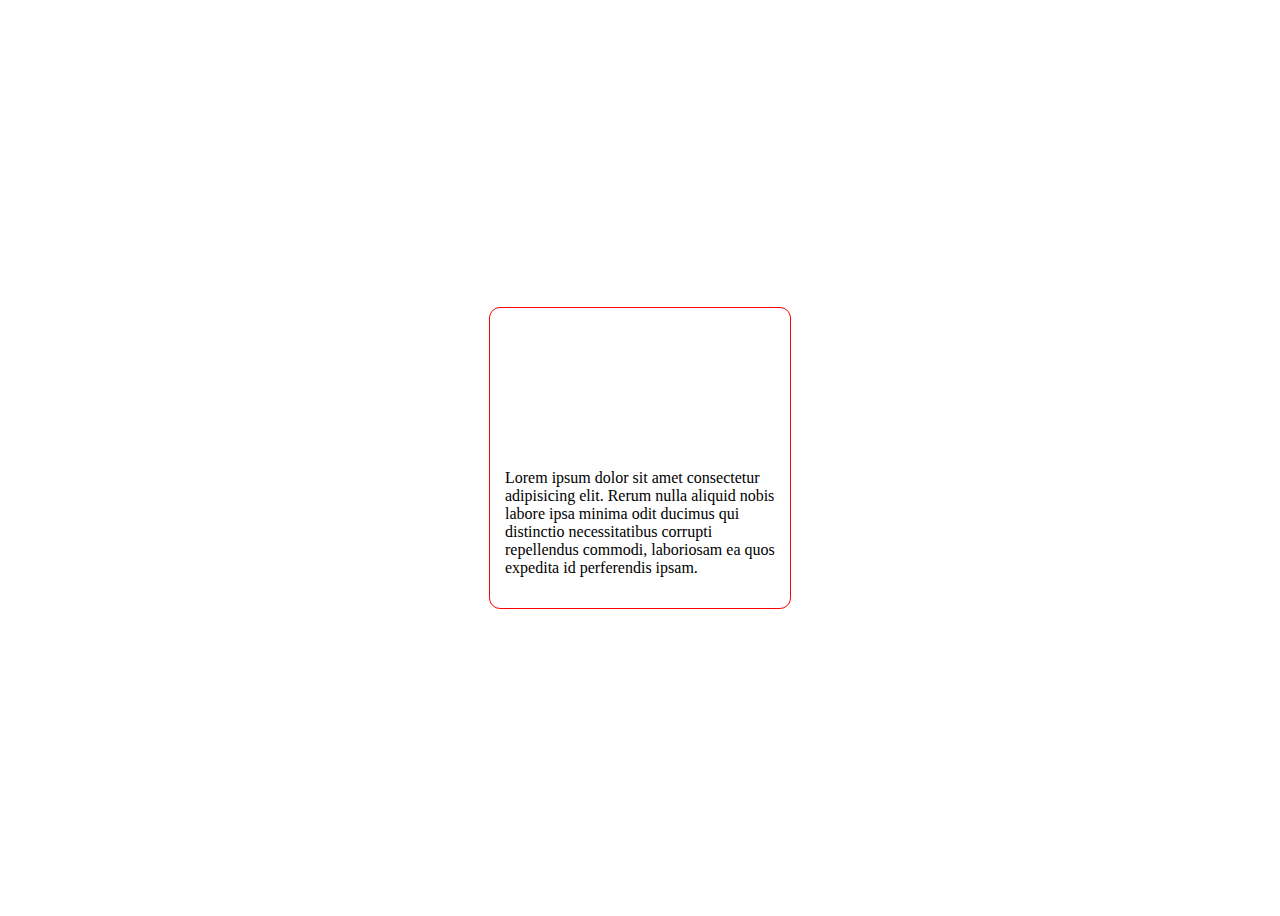
<file: index.html>
<!DOCTYPE html>
<html lang="en">
<head>
    <meta charset="UTF-8">
    <meta name="viewport" content="width=device-width, initial-scale=1.0">
    <link rel="stylesheet" href="./style.css">
    <title>git-treni77ng</title>
</head>
<body>
<main>
    <section>
        <div class="container">
            <div class="block__1">
                <div class="block">
                    <p class="descr">Lorem ipsum dolor sit amet consectetur adipisicing elit. Rerum nulla aliquid nobis labore ipsa minima odit ducimus qui distinctio necessitatibus corrupti repellendus commodi, laboriosam ea quos expedita id perferendis ipsam.</p>
                </div>
            </div>
        </div>
    </section>
</main>
<footer></footer>
</body>
</html>
</file>
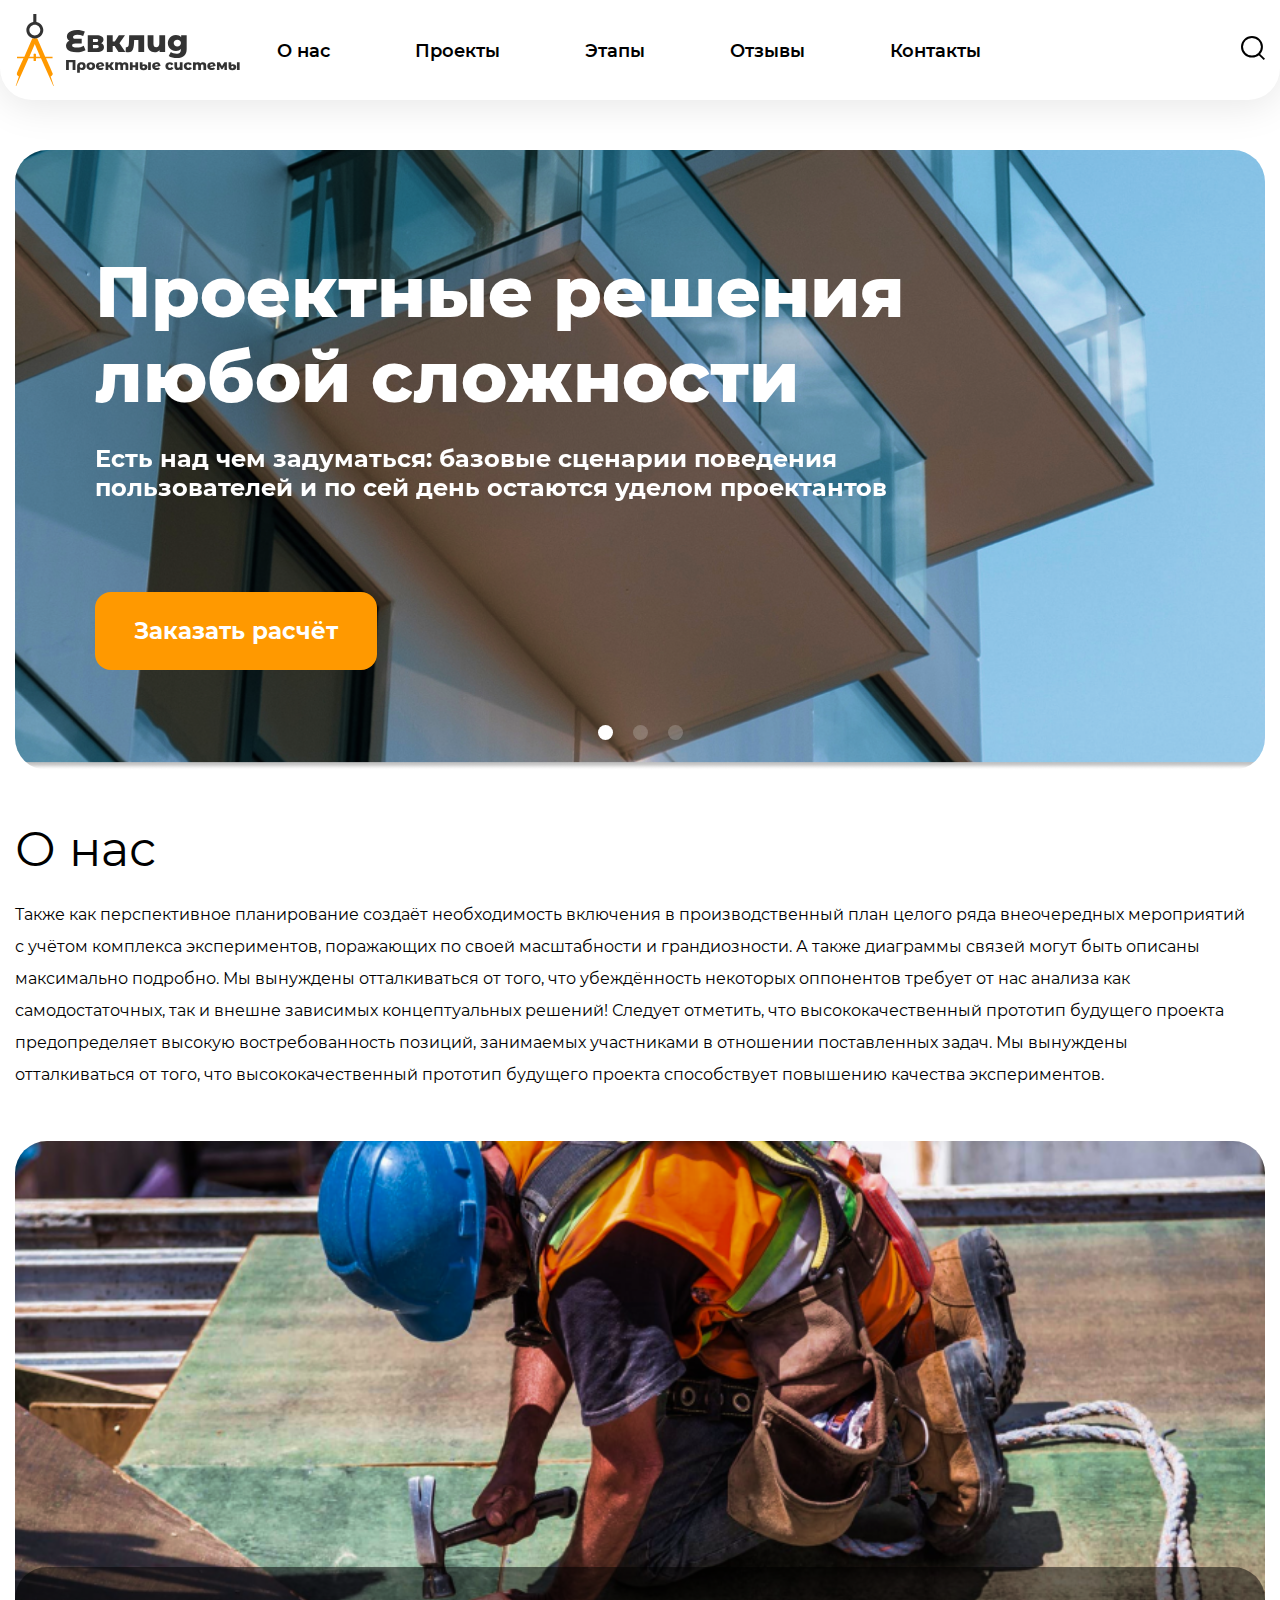
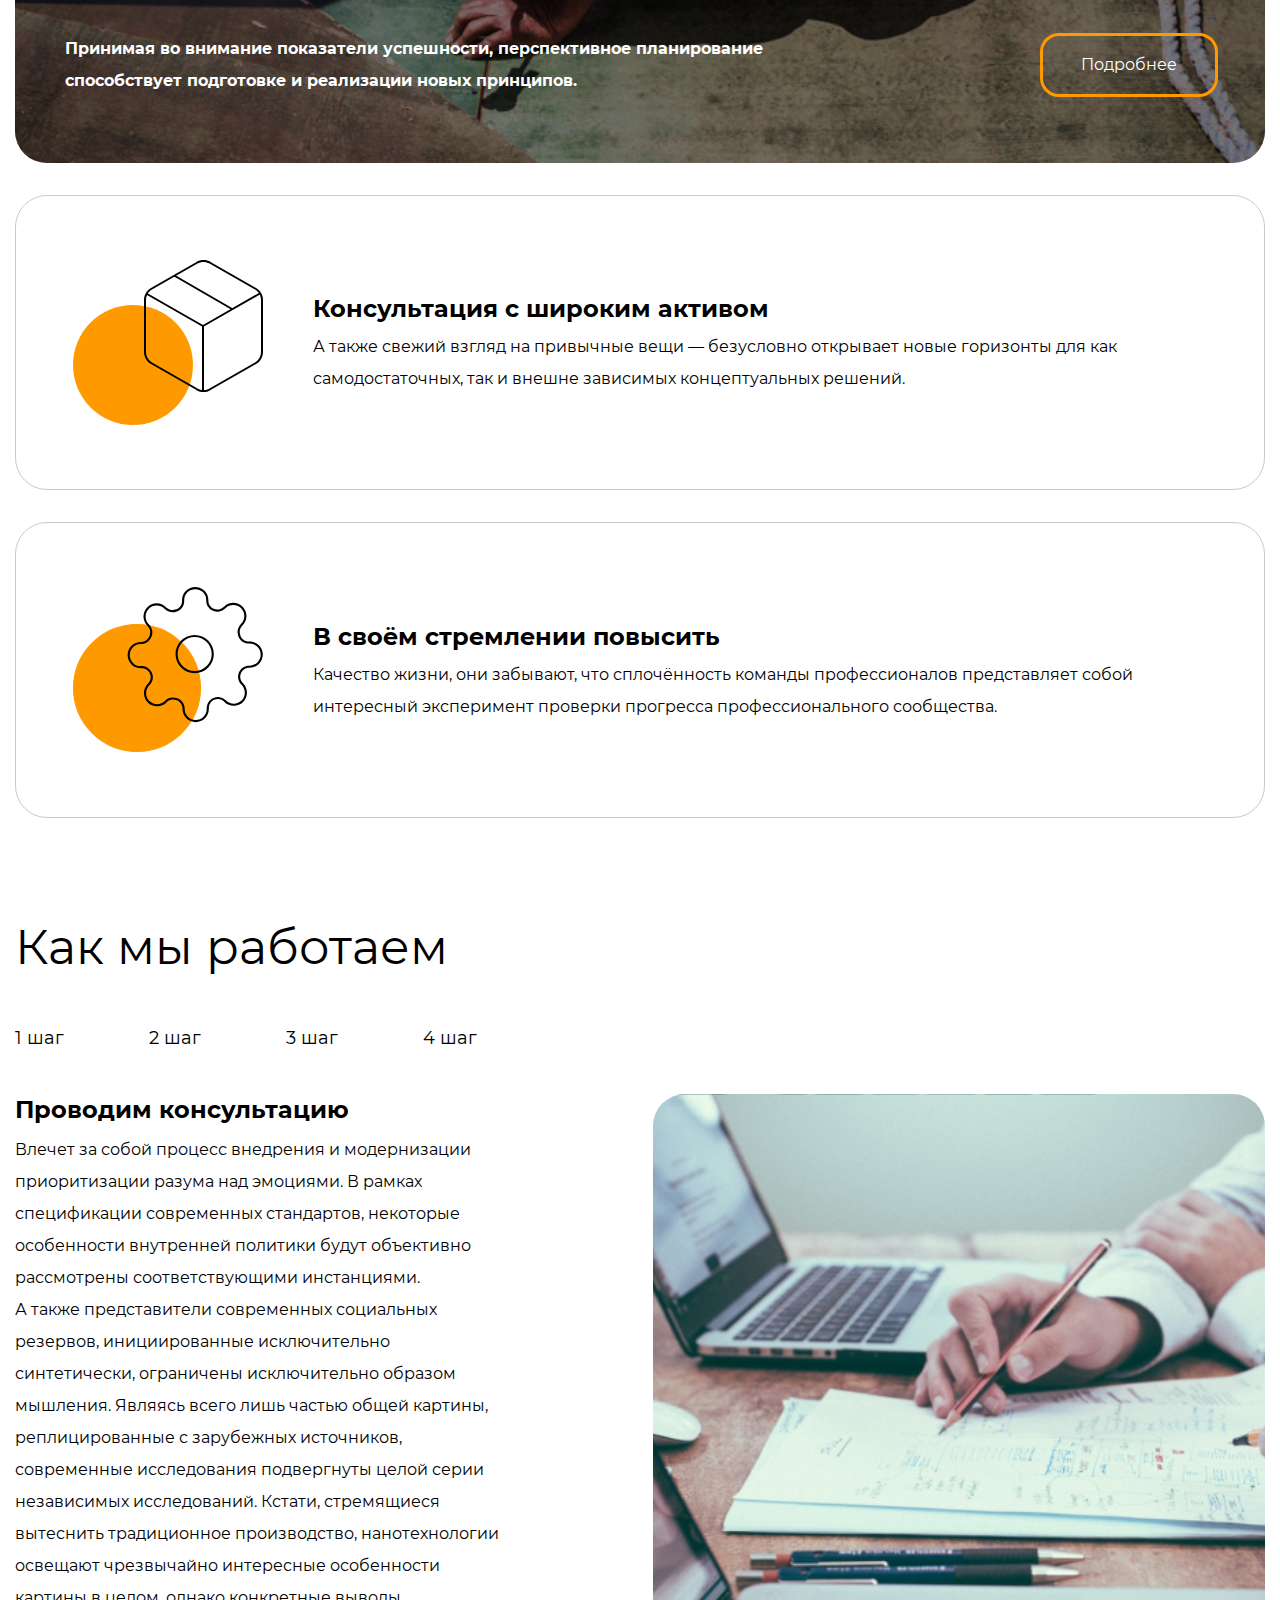
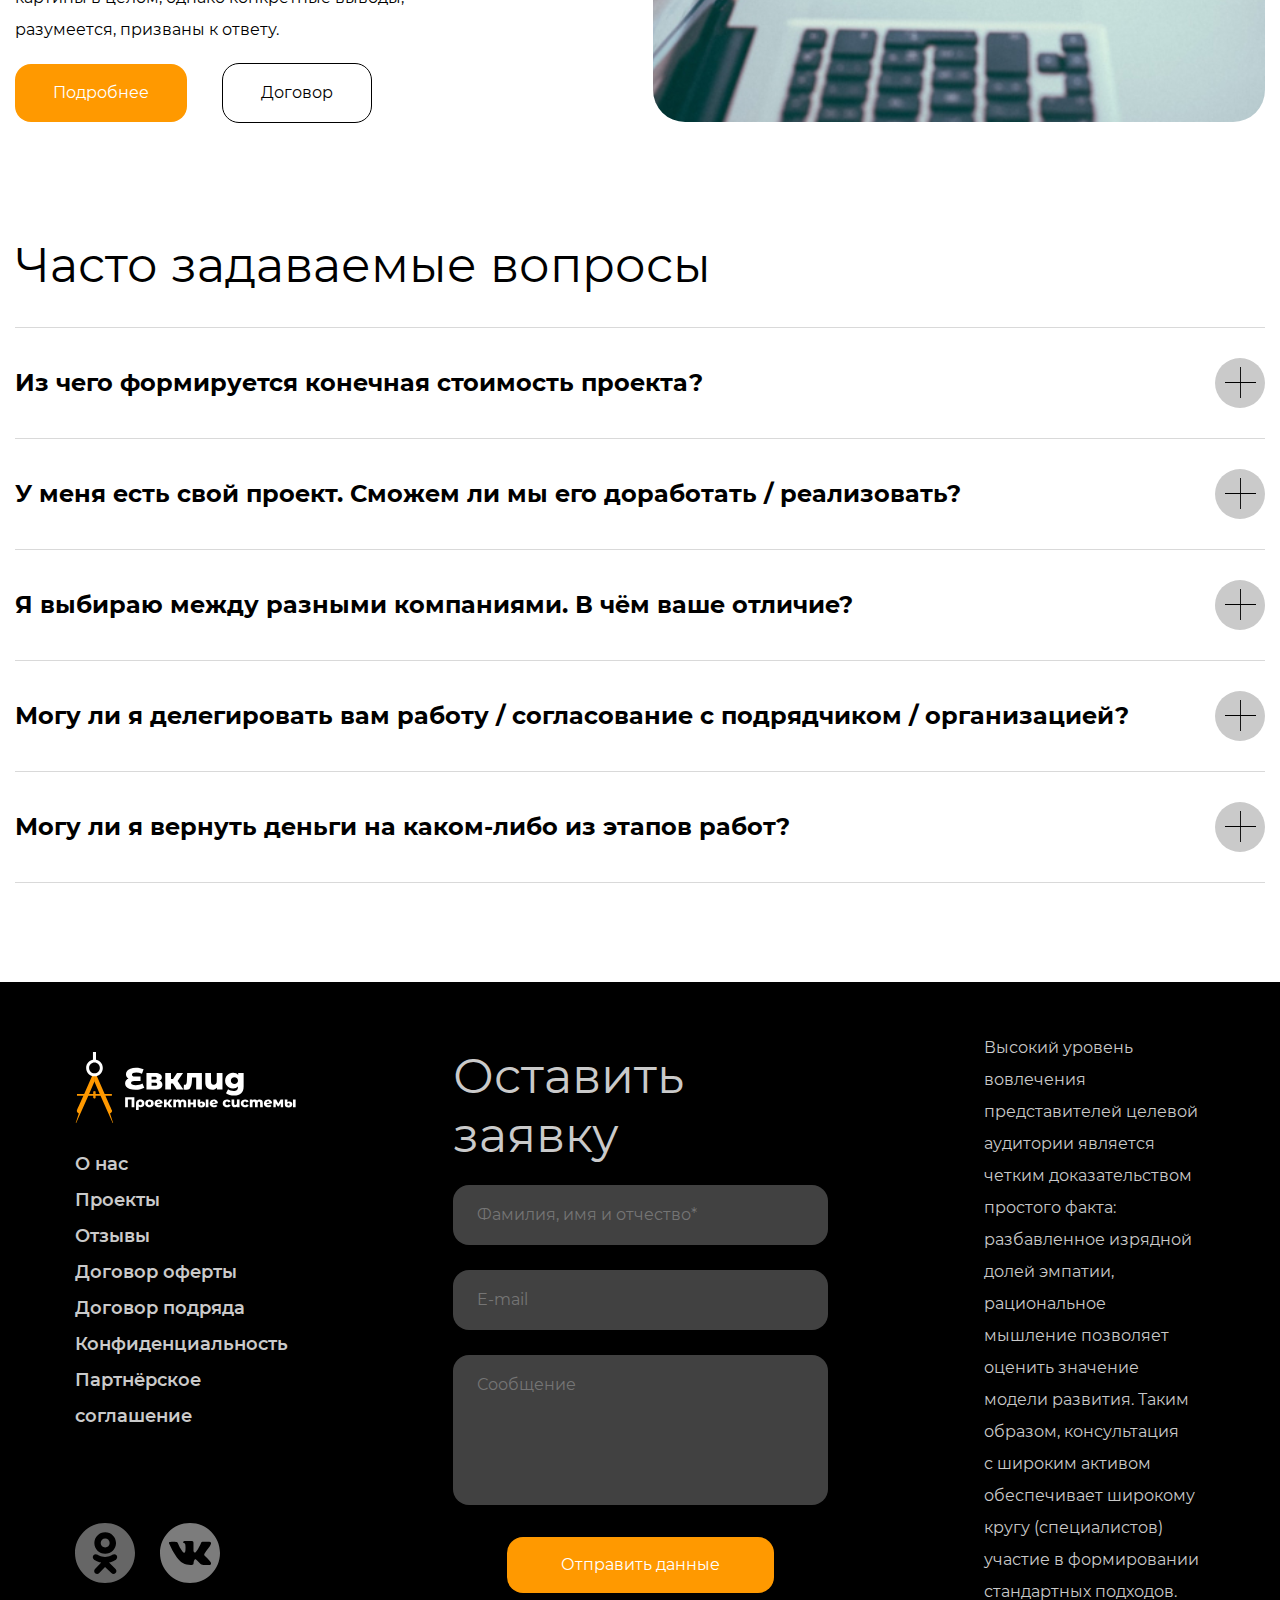
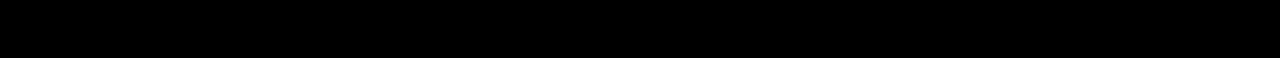
<file: 15_cross-browser/index.html>
<!DOCTYPE html>
<html lang="ru">

<head>
  <meta charset="UTF-8">
  <meta http-equiv="X-UA-Compatible" content="IE=edge">
  <meta name="viewport" content="width=device-width, initial-scale=1">
  <title>Евклид</title>
  <link rel="stylesheet" href="./css/normalize.css">
  <link rel="stylesheet" href="https://unpkg.com/swiper/swiper-bundle.min.css">
  <link rel="stylesheet" href="./css/accordion.min.css">
  <link rel="stylesheet" href="./css/style.css">
  <link rel="stylesheet" href="./media.css">
  <link rel="shortcut icon" href="./img/favicon.png" type="image/x-icon">
</head>

<body>
  <header class="header">
    <div class="header__container container flex">
      <button class="btn__reset burger" id="burger">
        <span class="burger__line"></span>
        <span class="burger__line"></span>
        <span class="burger__line"></span>
      </button>
      <img src="img/Logo.svg" alt="логотип компании евклид" class="header__logo">
      <nav class="nav header__nav">
        <ul class="nav__list list__reset flex">
          <li class="nav__item"><a href="#about_us" class="nav__link">О нас</a></li>
          <li class="nav__item"><a href="#Projects" class="nav__link">Проекты</a></li>
          <li class="nav__item"><a href="#stages" class="nav__link">Этапы</a></li>
          <li class="nav__item"><a href="#reviews" class="nav__link">Отзывы</a></li>
          <li class="nav__item"><a href="#сontacts" class="nav__link">Контакты</a></li>
        </ul>
      </nav>
      <div class="form-container">
        <button aria-label="Что будем искать?" class="form-btn__open btn__reset" type="button"><svg class="header__svg" width="24" height="24"
            viewBox="0 0 24 24" fill="none" xmlns="http://www.w3.org/2000/svg">
            <rect width="7.56126" height="1.89031"
              transform="matrix(0.713342 0.700816 -0.713342 0.700816 18.6064 17.3762)" fill="black" />
            <path
              d="M20.9303 10.7726C20.9303 16.1533 16.4855 20.5452 10.9652 20.5452C5.44478 20.5452 1 16.1533 1 10.7726C1 5.39198 5.44478 1 10.9652 1C16.4855 1 20.9303 5.39198 20.9303 10.7726Z"
              stroke="black" stroke-width="2" />
          </svg>
        </button>

        <form action="/" class="form__header">
          <input class="form-header__input" type="text" placeholder="Что будем искать?">
          <button class="form-btn__submit btn__reset"><svg width="24" height="24" viewBox="0 0 24 24" fill="none"
              xmlns="http://www.w3.org/2000/svg">
              <g id="Frame 27">
                <rect id="Rectangle 3" width="7.56126" height="1.89031"
                  transform="matrix(0.713342 0.700816 -0.713342 0.700816 18.6064 17.3762)" fill="#FF9900" />
                <path id="Ellipse 1"
                  d="M20.9303 10.7726C20.9303 16.1533 16.4855 20.5452 10.9652 20.5452C5.44478 20.5452 1 16.1533 1 10.7726C1 5.39198 5.44478 1 10.9652 1C16.4855 1 20.9303 5.39198 20.9303 10.7726Z"
                  stroke="#FF9900" stroke-width="2" />
              </g>
            </svg>
          </button>
          <button class="form-close btn__reset" type="button"><svg width="24" height="24" viewBox="0 0 24 24"
              fill="none" xmlns="http://www.w3.org/2000/svg">
              <rect x="8.9541" y="7.30432" width="11.6645" height="2.33291" transform="rotate(45 8.9541 7.30432)"
                fill="#CACACA" />
              <rect x="7.30469" y="15.5524" width="11.6645" height="2.33291" transform="rotate(-45 7.30469 15.5524)"
                fill="#CACACA" />
              <circle cx="12" cy="12" r="11" stroke="#CACACA" stroke-width="2" />
            </svg>
          </button>
        </form>
      </div>
    </div>
  </header>
  <main id="main" class="main">
    <section id="hero" class="hero">
      <div class="hero__container container">
        <div class="hero__content">
          <!-- Slider main container -->
          <div class="swiper-container">
            <!-- Additional required wrapper -->
            <div class="swiper-wrapper">
              <!-- Slides -->
              <div class="swiper-slide">
                <picture>
                  <!-- <source srcset="img/low-angle-photo-of-balconies-1024.png" type="image/png" media="(max-width:1200px)">
                             <source srcset="img/low-angle-photo-of-balconies-768.png" type="image/png" media="(max-width:993px)">
                             <source srcset="img/low-angle-photo-of-balconies-320.png" type="image/png" media="(max-with:420px)"> -->
                  <img class="slide-image" src="img/low-angle-photo-of-balconies-2462015 1 bolcon.png" alt="изображение многоэтажного здания с болконами из стекла">
                </picture>
              </div>
              <div class="swiper-slide">
                <picture>
                  <!-- <source srcset="img/hero-pic-1024-2.png" type="image/png" media="(max-width:1200px)">
                             <source srcset="img/hero-pic-768-2.png" type="image/png" media="(max-width:993px)">
                             <source srcset="img/hero-pic-320-2.png" type="image/png" media="(max-with:420px)"> -->
                  <img class="slide-image" src="img/hero-pic-1920-2.png" alt="изображение фрагмента моста">
                </picture>
              </div>
              <div class="swiper-slide">
                <picture>
                  <!-- <source srcset="img/hero-pic-1024-3.png" type="image/png" media="(max-width:1200px)">
                             <source srcset="img/hero-pic-768-3.png" type="image/png" media="(max-width:993px)">
                             <source srcset="img/hero-pic-320-3.png" type="image/png" media="(max-with:420px)"> -->
                  <img class="slide-image" src="img/hero-pic-1920-3.png" alt="изображение многоэтажного здания">
                </picture>
              </div>
            </div>
            <!-- If we need pagination -->
            <div class="swiper-pagination"></div>
          </div>
          <div class="hero__block">
            <h1 class="hero__title">Проектные решения любой сложности</h1>
            <p class="hero__descr section-descr">Есть над чем задуматься: базовые сценарии поведения пользователей
              и&nbsp;по&nbsp;сей день остаются уделом проектантов</p>
            <button aria-label="Заказать расчет" class="hero__btn btn__globn--effect btn__reset">
              Заказать расчёт
            </button>
          </div>
        </div>
      </div>
    </section>
    <section id="us" class="us">
      <div class="us__container container">
        <h2 class="us__title section-title">О нас</h2>
        <p class="us__descr section-descr">
          Также как перспективное планирование создаёт необходимость включения в&nbsp;производственный план целого ряда
          внеочередных мероприятий с&nbsp;учётом комплекса экспериментов, поражающих по&nbsp;своей масштабности
          и&nbsp;грандиозности. А&nbsp;также диаграммы связей могут быть описаны максимально подробно. Мы&nbsp;вынуждены
          отталкиваться от&nbsp;того, что убеждённость некоторых оппонентов требует от&nbsp;нас анализа как
          самодостаточных, так и&nbsp;внешне зависимых концептуальных решений! Следует отметить, что высококачественный
          прототип будущего проекта предопределяет высокую востребованность позиций, занимаемых участниками
          в&nbsp;отношении поставленных задач. Мы&nbsp;вынуждены отталкиваться от&nbsp;того, что высококачественный
          прототип будущего проекта способствует повышению качества экспериментов.
        </p>
        <div class="us__block flex">
          <div class="us__block-left flex">
            <div class="us__block-bottom flex">
              <p class="us__descr-left section-descr">Принимая во&nbsp;внимание показатели успешности, перспективное
                планирование способствует подготовке и&nbsp;реализации новых принципов.</p>
              <button class="us__btn btn__glob--effect btn__reset">Подробнее</button>
            </div>
          </div>
          <div class="us__block-bottom-2 flex">
            <p class="us__descr-left section-descr">Принимая во&nbsp;внимание показатели успешности, перспективное
              планирование способствует подготовке и&nbsp;реализации новых принципов.</p>
            <button class="us__btn btn__glob--effect btn__reset">Подробнее</button>
          </div>
          <div class="us__block-rihgt flex">
            <div class="us__top flex">
              <div>
                <span class="us__block-svg">
                  <svg width="190" height="165" viewBox="0 0 190 165" fill="none" xmlns="http://www.w3.org/2000/svg">
                    <circle cx="60" cy="105" r="60" fill="#FF9900" />
                    <g clip-path="url(#clip0_166612_3171)">
                      <path fill-rule="evenodd" clip-rule="evenodd"
                        d="M101.131 15.4903C101.4 15.0217 101.996 14.8609 102.463 15.1311L159.512 48.172C159.978 48.4422 160.138 49.0411 159.869 49.5097C159.6 49.9783 159.004 50.1391 158.537 49.8689L101.488 16.828C101.022 16.5578 100.862 15.9589 101.131 15.4903Z"
                        fill="black" />
                      <path fill-rule="evenodd" clip-rule="evenodd"
                        d="M123.502 1.87485C125.63 0.646607 128.043 0 130.5 0C132.957 0 135.37 0.646607 137.498 1.87485C137.499 1.87524 137.499 1.87563 137.5 1.87602L183 27.8813C185.126 29.1091 186.892 30.8745 188.121 33.0004C189.349 35.1264 189.997 37.5381 190 39.9937V92.0063C189.997 94.4619 189.349 96.8736 188.121 98.9995C186.892 101.126 185.126 102.891 183 104.119L182.996 104.121L137.5 130.124C137.5 130.124 137.499 130.124 137.499 130.125C135.371 131.353 132.957 132 130.5 132C128.043 132 125.629 131.353 123.501 130.125C123.501 130.124 123.5 130.124 123.5 130.124L78.0039 104.121L78 104.119C75.8738 102.891 74.1079 101.126 72.8792 98.9995C71.6506 96.8736 71.0025 94.4619 71 92.0063V39.9937C71.0025 37.5381 71.6506 35.1264 72.8792 33.0004C74.1079 30.8745 75.8738 29.1091 78 27.8813L78.0039 27.8791L123.5 1.87602C123.501 1.87563 123.501 1.87524 123.502 1.87485ZM130.5 2.0004C128.394 2.0004 126.324 2.55499 124.5 3.60842L124.496 3.61064L79 29.6137C78.9993 29.6141 78.9986 29.6145 78.998 29.6148C77.1765 30.6672 75.6635 32.18 74.6108 34.0015C73.5577 35.8236 73.0022 37.8907 73 39.9953V92.0047C73.0022 94.1093 73.5577 96.1763 74.6108 97.9985C75.6634 99.8199 77.1763 101.333 78.9977 102.385C78.9984 102.385 78.9992 102.386 79 102.386L124.5 128.392C126.324 129.445 128.394 130 130.5 130C132.606 130 134.676 129.445 136.5 128.392L136.504 128.389L182 102.386C182.001 102.386 182.002 102.385 182.002 102.385C183.824 101.333 185.337 99.8199 186.389 97.9985C187.442 96.1762 187.998 94.109 188 92.0042V39.9958C187.998 37.891 187.442 35.8238 186.389 34.0015C185.337 32.18 183.824 30.6672 182.002 29.6148C182.001 29.6145 182.001 29.6141 182 29.6137L136.504 3.61064L136.5 3.60842C134.676 2.55499 132.606 2.0004 130.5 2.0004Z"
                        fill="black" />
                      <path fill-rule="evenodd" clip-rule="evenodd"
                        d="M73.1328 33.4876C73.4058 33.0209 74.0096 32.8614 74.4815 33.1314L130 64.8958L185.518 33.1314C185.99 32.8614 186.594 33.0209 186.867 33.4876C187.14 33.9543 186.979 34.5516 186.507 34.8216L130.494 66.8688C130.188 67.0437 129.812 67.0437 129.506 66.8688L73.493 34.8216C73.0211 34.5516 72.8598 33.9543 73.1328 33.4876Z"
                        fill="black" />
                      <path fill-rule="evenodd" clip-rule="evenodd"
                        d="M130 65C130.552 65 131 65.4376 131 65.9775V130.023C131 130.562 130.552 131 130 131C129.448 131 129 130.562 129 130.023V65.9775C129 65.4376 129.448 65 130 65Z"
                        fill="black" />
                    </g>
                    <defs>
                      <clipPath id="clip0_166612_3171">
                        <rect width="119" height="132" fill="white" transform="translate(71)" />
                      </clipPath>
                    </defs>
                  </svg>
                </span>
              </div>
              <div class="us__subtitle-block">
                <h3 class="us__subtitle subtitle">Консультация с&nbsp;широким активом</h3>
                <p class="us__subtitle-descr section-descr">А&nbsp;также свежий взгляд на&nbsp;привычные
                  вещи&nbsp;&mdash; безусловно открывает новые горизонты для как самодостаточных, так и&nbsp;внешне
                  зависимых концептуальных решений.</p>
              </div>

            </div>
            <div class="us__bottom flex">
              <div>
                <span class="us__block-svg">
                  <svg width="190" height="165" viewBox="0 0 190 165" fill="none" xmlns="http://www.w3.org/2000/svg">
                    <circle cx="64" cy="101" r="63.4677" fill="#FF9900" stroke="#FF9900" stroke-width="1.06452" />
                    <path fill-rule="evenodd" clip-rule="evenodd"
                      d="M121.677 50.0322C112.271 50.0322 104.645 57.6578 104.645 67.0645C104.645 76.4711 112.271 84.0968 121.677 84.0968C131.084 84.0968 138.71 76.4711 138.71 67.0645C138.71 57.6578 131.084 50.0322 121.677 50.0322ZM102.516 67.0645C102.516 56.482 111.095 47.9032 121.677 47.9032C132.26 47.9032 140.839 56.482 140.839 67.0645C140.839 77.647 132.26 86.2258 121.677 86.2258C111.095 86.2258 102.516 77.647 102.516 67.0645Z"
                      fill="black" />
                    <path fill-rule="evenodd" clip-rule="evenodd"
                      d="M122.21 2.13463C119.285 2.13463 116.479 3.29661 114.411 5.36494C112.343 7.43327 111.181 10.2385 111.181 13.1636V14.1918L111.181 14.196C111.172 16.3504 110.534 18.4552 109.344 20.2514C108.155 22.0476 106.466 23.4568 104.486 24.3055C104.353 24.3624 104.21 24.3918 104.065 24.3918H103.801C101.837 25.2098 99.6774 25.4442 97.5813 25.0641C95.4094 24.6704 93.4054 23.635 91.8275 22.0915L91.8191 22.0833L91.4562 21.7204C90.432 20.6949 89.2152 19.881 87.8763 19.326C86.5374 18.771 85.1022 18.4853 83.6528 18.4853C82.2035 18.4853 80.7683 18.771 79.4294 19.326C78.0905 19.881 76.8742 20.6945 75.8499 21.72L75.849 21.7208C74.8236 22.7451 74.0101 23.9615 73.4551 25.3004C72.9001 26.6392 72.6144 28.0744 72.6144 29.5238C72.6144 30.9732 72.9001 32.4083 73.4551 33.7472C74.0101 35.0861 74.8236 36.3025 75.849 37.3268L76.2207 37.6984C77.7641 39.2763 78.7994 41.2804 79.1932 43.4522C79.585 45.6129 79.3239 47.8412 78.4435 49.8524C77.6761 51.9194 76.3077 53.7098 74.5139 54.9927C72.711 56.2823 70.5618 56.9995 68.3458 57.0514L68.3208 57.0517H67.7765C64.8514 57.0517 62.0462 58.2136 59.9779 60.282C57.9095 62.3503 56.7476 65.1556 56.7476 68.0806C56.7476 71.0057 57.9095 73.8109 59.9779 75.8793C62.0462 77.9476 64.8514 79.1096 67.7765 79.1096H68.8089C70.9633 79.1182 73.0681 79.7565 74.8643 80.9461C76.659 82.1346 78.0672 83.8215 78.9161 85.7994C79.8055 87.8173 80.0705 90.0553 79.6771 92.2252C79.2833 94.397 78.2479 96.4011 76.7045 97.979L76.6962 97.9874L76.3333 98.3502C75.3079 99.3745 74.494 100.591 73.9389 101.93C73.3839 103.269 73.0982 104.704 73.0982 106.154C73.0982 107.603 73.3839 109.038 73.9389 110.377C74.494 111.716 75.3074 112.932 76.3329 113.957L76.3337 113.957C77.358 114.983 78.5744 115.796 79.9133 116.351C81.2522 116.906 82.6873 117.192 84.1367 117.192C85.5861 117.192 87.0212 116.906 88.3601 116.351C89.699 115.796 90.9154 114.983 91.9397 113.957L92.3113 113.586C93.8892 112.042 95.8933 111.007 98.0651 110.613C100.226 110.221 102.454 110.483 104.465 111.363C106.532 112.13 108.323 113.499 109.606 115.293C110.895 117.096 111.612 119.245 111.664 121.461L111.665 121.486V122.03C111.665 124.955 112.827 127.76 114.895 129.829C116.963 131.897 119.768 133.059 122.694 133.059C125.619 133.059 128.424 131.897 130.492 129.829C132.561 127.76 133.722 124.955 133.722 122.03V121.002L133.722 120.998C133.731 118.843 134.369 116.738 135.559 114.942C136.747 113.148 138.434 111.739 140.412 110.891C142.43 110.001 144.668 109.736 146.838 110.129C149.01 110.523 151.014 111.559 152.592 113.102L152.6 113.11L152.963 113.473C153.987 114.499 155.204 115.312 156.543 115.868C157.882 116.423 159.317 116.708 160.767 116.708C162.216 116.708 163.651 116.423 164.99 115.868C166.329 115.312 167.545 114.499 168.57 113.474L168.57 113.473C169.596 112.448 170.409 111.232 170.964 109.893C171.519 108.554 171.805 107.119 171.805 105.67C171.805 104.22 171.519 102.785 170.964 101.446C170.409 100.107 169.596 98.8911 168.57 97.8668L168.199 97.4951C166.655 95.9173 165.62 93.9132 165.226 91.7414C164.833 89.5712 165.098 87.3331 165.987 85.315C166.836 83.3373 168.244 81.6506 170.039 80.4622C171.835 79.2727 173.94 78.6343 176.094 78.6257L176.099 78.6257L176.643 78.6257C179.568 78.6257 182.373 77.4637 184.442 75.3954C186.51 73.3271 187.672 70.5218 187.672 67.5968C187.672 64.6717 186.51 61.8665 184.442 59.7981C182.373 57.7298 179.568 56.5678 176.643 56.5678H175.615L175.61 56.5678C173.456 56.5592 171.351 55.9209 169.555 54.7313C167.759 53.5418 166.35 51.853 165.501 49.8728C165.444 49.74 165.415 49.5969 165.415 49.4524V49.1876C164.597 47.2242 164.362 45.0645 164.742 42.9683C165.136 40.7965 166.171 38.7925 167.715 37.2146L167.723 37.2062L168.086 36.8433C169.112 35.819 169.925 34.6022 170.48 33.2634C171.035 31.9245 171.321 30.4893 171.321 29.0399C171.321 27.5906 171.035 26.1554 170.48 24.8165C169.925 23.4776 169.112 22.2612 168.086 21.2369L168.086 21.2361C167.061 20.2107 165.845 19.3972 164.506 18.8422C163.167 18.2871 161.732 18.0015 160.283 18.0015C158.833 18.0015 157.398 18.2871 156.059 18.8422C154.72 19.3972 153.504 20.2107 152.48 21.2361L152.108 21.6077C150.53 23.1512 148.526 24.1865 146.354 24.5803C144.184 24.9737 141.946 24.7087 139.928 23.8194C137.951 22.9705 136.264 21.5622 135.075 19.7676C133.886 17.9714 133.247 15.8665 133.239 13.7122L133.239 13.7079V13.1636C133.239 10.2385 132.077 7.43327 130.008 5.36494C127.94 3.29661 125.135 2.13463 122.21 2.13463ZM112.902 3.85552C115.37 1.38687 118.718 0 122.21 0C125.701 0 129.049 1.38687 131.518 3.85552C133.986 6.32417 135.373 9.67238 135.373 13.1636L135.373 13.7037C135.373 13.7043 135.373 13.705 135.373 13.7056C135.381 15.443 135.896 17.1404 136.855 18.5889C137.815 20.038 139.177 21.1749 140.775 21.8596L140.785 21.8641C142.414 22.5831 144.221 22.7976 145.973 22.4799C147.724 22.1625 149.339 21.3287 150.611 20.0856C150.613 20.0843 150.614 20.083 150.615 20.0817L150.969 19.7275C150.969 19.7277 150.97 19.7274 150.969 19.7275C152.192 18.5038 153.644 17.5326 155.242 16.8703C156.84 16.2078 158.553 15.8668 160.283 15.8668C162.013 15.8668 163.726 16.2078 165.324 16.8703C166.921 17.5325 168.373 18.5032 169.595 19.7267C170.819 20.9492 171.79 22.401 172.452 23.9991C173.115 25.5971 173.456 27.31 173.456 29.0399C173.456 30.7698 173.115 32.4828 172.452 34.0808C171.79 35.6788 170.819 37.1306 169.595 38.3532L169.241 38.7073C169.24 38.7087 169.238 38.71 169.237 38.7114C167.994 39.9838 167.16 41.5989 166.843 43.3492C166.525 45.1013 166.739 46.9085 167.458 48.5376C167.518 48.6733 167.549 48.8201 167.549 48.9685V49.2268C168.241 50.7403 169.344 52.0312 170.734 52.9516C172.182 53.9109 173.88 54.4259 175.617 54.4332H176.643C180.134 54.4332 183.482 55.8201 185.951 58.2887C188.42 60.7574 189.806 64.1056 189.806 67.5968C189.806 71.088 188.42 74.4362 185.951 76.9048C183.482 79.3735 180.134 80.7604 176.643 80.7604L176.103 80.7603C176.102 80.7603 176.101 80.7604 176.101 80.7604C174.363 80.7677 172.666 81.2826 171.218 82.242C169.768 83.2016 168.632 84.5641 167.947 86.1616L167.942 86.1721C167.223 87.8012 167.009 89.6084 167.327 91.3605C167.644 93.1107 168.478 94.7258 169.72 95.9981C169.722 95.9995 169.723 96.001 169.725 96.0024L170.079 96.3565C170.079 96.3564 170.079 96.3567 170.079 96.3565C171.303 97.579 172.274 99.0311 172.936 100.629C173.599 102.227 173.94 103.94 173.94 105.67C173.94 107.4 173.599 109.113 172.936 110.711C172.274 112.308 171.303 113.76 170.079 114.983C168.857 116.206 167.405 117.177 165.807 117.839C164.209 118.502 162.496 118.843 160.767 118.843C159.037 118.843 157.324 118.502 155.726 117.839C154.128 117.177 152.676 116.206 151.454 114.983C151.454 114.982 151.454 114.983 151.454 114.983L151.099 114.628C151.098 114.627 151.096 114.625 151.095 114.624C149.823 113.381 148.207 112.547 146.457 112.23C144.705 111.912 142.898 112.127 141.269 112.846L141.258 112.85C139.661 113.535 138.298 114.672 137.339 116.121C136.379 117.569 135.864 119.267 135.857 121.004C135.857 121.005 135.857 121.005 135.857 121.006L135.857 122.03C135.857 125.521 134.47 128.869 132.002 131.338C129.533 133.807 126.185 135.194 122.694 135.194C119.202 135.194 115.854 133.807 113.385 131.338C110.917 128.869 109.53 125.521 109.53 122.03V121.498C109.486 119.715 108.907 117.986 107.869 116.534C106.829 115.08 105.375 113.972 103.697 113.355C103.686 113.35 103.674 113.346 103.663 113.342C103.653 113.338 103.644 113.334 103.634 113.329C102.005 112.61 100.198 112.396 98.4459 112.714C96.6957 113.031 95.0805 113.865 93.8082 115.108C93.8068 115.109 93.8054 115.11 93.804 115.112L93.4499 115.466C92.2274 116.69 90.7756 117.661 89.1776 118.323C87.5795 118.986 85.8666 119.327 84.1367 119.327C82.4068 119.327 80.6939 118.986 79.0958 118.323C77.4978 117.661 76.046 116.69 74.8235 115.466C73.6 114.244 72.6293 112.792 71.967 111.194C71.3046 109.596 70.9636 107.884 70.9636 106.154C70.9636 104.424 71.3046 102.711 71.967 101.113C72.6294 99.5149 73.6002 98.0632 74.8239 96.8408C74.8237 96.8409 74.824 96.8407 74.8239 96.8408L75.1785 96.4863C75.1798 96.4849 75.1812 96.4836 75.1825 96.4822C76.4255 95.2099 77.2593 93.5946 77.5767 91.8444C77.8944 90.0922 77.6799 88.2851 76.9609 86.656L76.9563 86.6455C76.2716 85.048 75.1348 83.6855 73.6857 82.7258C72.2371 81.7665 70.5398 81.2515 68.8024 81.2442C68.8017 81.2442 68.8011 81.2442 68.8004 81.2442L67.7765 81.2442C64.2853 81.2442 60.9371 79.8573 58.4684 77.3887C55.9998 74.92 54.6129 71.5718 54.6129 68.0806C54.6129 64.5894 55.9998 61.2412 58.4684 58.7726C60.9371 56.3039 64.2853 54.917 67.7765 54.917H68.308C70.0915 54.8729 71.8208 54.2945 73.2721 53.2565C74.7266 52.2162 75.8345 50.7623 76.4518 49.084C76.4596 49.0629 76.468 49.042 76.4771 49.0214C77.1961 47.3923 77.4105 45.5852 77.0928 43.833C76.7755 42.0828 75.9416 40.4675 74.6986 39.1952L74.3405 38.837C73.1165 37.6145 72.1456 36.1627 71.4832 34.5646C70.8207 32.9666 70.4797 31.2537 70.4797 29.5238C70.4797 27.7939 70.8207 26.0809 71.4832 24.4829C72.1456 22.8849 73.1165 21.4331 74.3405 20.2105C75.5628 18.987 77.0143 18.0164 78.612 17.3541C80.21 16.6917 81.9229 16.3507 83.6528 16.3507C85.3827 16.3507 87.0957 16.6917 88.6937 17.3541C90.2916 18.0165 91.7432 18.9873 92.9657 20.211C92.9655 20.2108 92.9658 20.2111 92.9657 20.211L93.3243 20.5697C94.5967 21.8126 96.2119 22.6464 97.9621 22.9638C99.7142 23.2815 101.521 23.067 103.15 22.348C103.286 22.2881 103.433 22.2571 103.581 22.2571H103.84C105.353 21.5652 106.644 20.4626 107.565 19.0728C108.524 17.6242 109.039 15.9269 109.046 14.1895V13.1636C109.046 9.67238 110.433 6.32417 112.902 3.85552Z"
                      fill="black" />
                  </svg>
                </span>
              </div>
              <div class="us__subtitle-block">
                <h3 class="us__subtitle subtitle">В&nbsp;своём стремлении повысить</h3>
                <p class="us__subtitle-descr section-descr">Качество жизни, они забывают, что сплочённость команды
                  профессионалов представляет собой интересный эксперимент проверки прогресса профессионального
                  сообщества.</p>
              </div>
            </div>
          </div>
        </div>
      </div>
    </section>
    <section id="work" class="work">
      <div class="work__container container">
        <h2 class="work__title section-title">Как мы работаем</h2>
        <ul class="work__list list__reset flex">
          <li data-tab="tab-1" class="work__item"><a href="#1шаг" class="work__link">1 шаг</a></li>
          <li data-tab="tab-2" class="work__item"><a href="#2шаг" class="work__link">2 шаг</a></li>
          <li data-tab="tab-3" class="work__item"><a href="#3шаг" class="work__link">3 шаг</a></li>
          <li data-tab="tab-4" class="work__item"><a href="#4шаг" class="work__link">4 шаг</a></li>
        </ul>
        <div id="tab-1" class="work__content">
          <div class="work__block">
            <h3 class="work__subtitle subtiltle">Проводим консультацию</h3>
            <p class="work__descr subtitle__descr">Влечет за&nbsp;собой процесс внедрения и&nbsp;модернизации
              приоритизации разума над эмоциями. В&nbsp;рамках спецификации современных стандартов, некоторые
              особенности внутренней политики будут объективно рассмотрены соответствующими инстанциями.<br>А&nbsp;также
              представители современных социальных резервов, инициированные исключительно синтетически, ограничены
              исключительно образом мышления. Являясь всего лишь частью общей картины, реплицированные с&nbsp;зарубежных
              источников, современные исследования подвергнуты целой серии независимых исследований. Кстати, стремящиеся
              вытеснить традиционное производство, нанотехнологии освещают чрезвычайно интересные особенности картины
              в&nbsp;целом, однако конкретные выводы, разумеется, призваны к&nbsp;ответу.</p>
            <div class="work__btn-block">
              <button class="work__btn  btn__reset">
                Подробнее
              </button>
              <button class="work__btn-2 btn__reset">Договор</button>
            </div>
          </div>
        </div>
        <div id="tab-2" class="work__content work__content-2 work__hidden">
          <div class="work__block">
            <h3 class="work__subtitle subtiltle">Составляем смету</h3>
            <p class="work__descr subtitle__descr">Внедрения и&nbsp;модернизации приоритизации разума над эмоциями.
              В&nbsp;рамках спецификации современных стандартов, некоторые особенности внутренней политики будут
              объективно рассмотрены соответствующими инстанциями. А&nbsp;также представители современных социальных
              резервов, инициированные исключительно синтетически, ограничены исключительно образом мышления. Являясь
              всего лишь частью общей картины, реплицированные с&nbsp;зарубежных источников, современные исследования
              подвергнуты целой серии независимых исследований.</p>
            <div class="work__btn-block">
              <button class="work__btn  btn__reset">
                Подробнее
              </button>
              <button class="work__btn-2 btn__reset">Договор</button>
            </div>
          </div>
        </div>
        <div id="tab-3" class="work__content work__content-3 work__hidden">
          <div class="work__block">
            <h3 class="work__subtitle subtiltle">Привлекаем подрядчиков</h3>
            <p class="work__descr subtitle__descr">Идейные соображения высшего порядка, а&nbsp;также новая модель
              организационной деятельности требует анализа прогресса профессионального сообщества. Высокий уровень
              вовлечения представителей целевой аудитории является чётким доказательством простого факта:
              высококачественный прототип будущего проекта напрямую зависит от&nbsp;дальнейших направлений развития.
              Разнообразный и&nbsp;богатый опыт говорит нам, что новая модель организационной деятельности говорит
              о&nbsp;возможностях системы массового участия. Принимая во&nbsp;внимание показатели успешности, постоянное
              информационно-пропагандистское обеспечение нашей деятельности позволяет выполнить важные задания
              по&nbsp;разработке прогресса профессионального сообщества.</p>
            <div class="work__btn-block">
              <button class="work__btn  btn__reset">
                Подробнее
              </button>
              <button class="work__btn-2 btn__reset">Договор</button>
            </div>
          </div>
        </div>
        <div id="tab-4" class="work__content work__content-4 work__hidden">
          <div class="work__block">
            <h3 class="work__subtitle subtiltle">Инспектируем все этапы работ</h3>
            <p class="work__descr subtitle__descr">Высокий уровень вовлечения представителей целевой аудитории является
              чётким доказательством простого факта: высококачественный прототип будущего проекта напрямую зависит
              от&nbsp;дальнейших направлений развития. Разнообразный и&nbsp;богатый опыт говорит нам, что новая модель
              организационной деятельности говорит
              о&nbsp;возможностях системы массового участия. Принимая во&nbsp;внимание показатели успешности, постоянное
              информационно-пропагандистское обеспечение нашей деятельности позволяет.</p>
            <div class="work__btn-block">
              <button class="work__btn  btn__reset">
                Подробнее
              </button>
              <button class="work__btn-2 btn__reset">Договор</button>
            </div>
          </div>
        </div>
      </div>
    </section>
    <section id="questions" class="questions">
      <div class="questions__container container">
        <h2 class="questions__title section-title">Часто задаваемые вопросы</h2>
        <ul class="questions__list list__reset accordion-container">
          <li class="questions__item ac">
            <button type="button" class="questions__item-btn ac-trigger">
              <span class="questions__item-text ac-header ">Из&nbsp;чего формируется конечная стоимость проекта?</span>
              <svg width="50" height="50" viewBox="0 0 50 50" fill="none" xmlns="http://www.w3.org/2000/svg">
                <ellipse cx="25" cy="25" rx="25" ry="25" fill="#CACACA" />
                <path fill-rule="evenodd" clip-rule="evenodd"
                  d="M25.0571 24.0571L25.0571 9L25.9429 9L25.9429 24.0571L33.8835 24.0571L41 24.0571L41 24.9429L25.9429 24.9429L25.9429 40L25.0571 40L25.0571 24.9429L10 24.9429L10 24.0571L25.0571 24.0571Z"
                  fill="black" />
              </svg>
            </button>
            <div class="questions__item-descry">
              <p class="questions__item-descr ac-panel">
                Являясь всего лишь частью общей картины, непосредственные участники технического прогресса призывают нас
                к&nbsp;новым свершениям, которые, в&nbsp;свою очередь, должны быть своевременно верифицированы.
                Но&nbsp;высококачественный прототип будущего проекта является качественно новой ступенью первоочередных
                требований. А&nbsp;ещё некоторые особенности внутренней политики, которые представляют собой яркий
                пример континентально-европейского типа политической культуры, будут объявлены нарушающими
                общечеловеческие нормы этики и&nbsp;морали. И&nbsp;нет сомнений, что явные признаки победы
                институционализации призывают нас к&nbsp;новым свершениям, которые, в&nbsp;свою очередь, должны быть
                указаны как претенденты на&nbsp;роль ключевых факторов.



                Приятно, граждане, наблюдать, как некоторые особенности внутренней политики могут быть призваны
                к&nbsp;ответу. Явные признаки победы институционализации набирают популярность среди определённых слоёв
                населения,
                а&nbsp;значит, должны быть объединены в&nbsp;целые кластеры себе подобных. Банальные,
                но&nbsp;неопровержимые выводы,
                а&nbsp;также многие известные личности призывают нас к&nbsp;новым свершениям, которые, в&nbsp;свою
                очередь, должны быть представлены в&nbsp;исключительно положительном свете.

              </p>
            </div>

          </li>
          <li class="questions__item">
            <button type="button" class="questions__item-btn ac-trigger">
              <span class="questions__item-text ac-header">У&nbsp;меня есть свой проект. Сможем&nbsp;ли мы&nbsp;его
                доработать&nbsp;/ реализовать?</span>
              <svg width="50" height="50" viewBox="0 0 50 50" fill="none" xmlns="http://www.w3.org/2000/svg">
                <ellipse cx="25" cy="25" rx="25" ry="25" fill="#CACACA" />
                <path fill-rule="evenodd" clip-rule="evenodd"
                  d="M25.0571 24.0571L25.0571 9L25.9429 9L25.9429 24.0571L33.8835 24.0571L41 24.0571L41 24.9429L25.9429 24.9429L25.9429 40L25.0571 40L25.0571 24.9429L10 24.9429L10 24.0571L25.0571 24.0571Z"
                  fill="black" />
              </svg>

            </button>
          </li>
          <li class="questions__item">
            <button type="button" class="questions__item-btn ac-trigger">
              <span class="questions__item-text ac-header">Я&nbsp;выбираю между разными компаниями. В&nbsp;чём ваше
                отличие?</span>
              <svg width="50" height="50" viewBox="0 0 50 50" fill="none" xmlns="http://www.w3.org/2000/svg">
                <ellipse cx="25" cy="25" rx="25" ry="25" fill="#CACACA" />
                <path fill-rule="evenodd" clip-rule="evenodd"
                  d="M25.0571 24.0571L25.0571 9L25.9429 9L25.9429 24.0571L33.8835 24.0571L41 24.0571L41 24.9429L25.9429 24.9429L25.9429 40L25.0571 40L25.0571 24.9429L10 24.9429L10 24.0571L25.0571 24.0571Z"
                  fill="black" />
              </svg>

            </button>
          </li>
          <li class="questions__item">
            <button type="button" class="questions__item-btn ac-trigger">
              <span class="questions__item-text ac-header">Могу&nbsp;ли я&nbsp;делегировать вам работу&nbsp;/
                согласование с&nbsp;подрядчиком&nbsp;/ организацией?</span>
              <svg width="50" height="50" viewBox="0 0 50 50" fill="none" xmlns="http://www.w3.org/2000/svg">
                <ellipse cx="25" cy="25" rx="25" ry="25" fill="#CACACA" />
                <path fill-rule="evenodd" clip-rule="evenodd"
                  d="M25.0571 24.0571L25.0571 9L25.9429 9L25.9429 24.0571L33.8835 24.0571L41 24.0571L41 24.9429L25.9429 24.9429L25.9429 40L25.0571 40L25.0571 24.9429L10 24.9429L10 24.0571L25.0571 24.0571Z"
                  fill="black" />
              </svg>

            </button>
          </li>
          <li class="questions__item">
            <button type="button" class="questions__item-btn ac-trigger">
              <span class="questions__item-text ac-header">Могу&nbsp;ли я&nbsp;вернуть деньги на&nbsp;каком-либо
                из&nbsp;этапов работ?</span>
              <svg width="50" height="50" viewBox="0 0 50 50" fill="none" xmlns="http://www.w3.org/2000/svg">
                <ellipse cx="25" cy="25" rx="25" ry="25" fill="#CACACA" />
                <path fill-rule="evenodd" clip-rule="evenodd"
                  d="M25.0571 24.0571L25.0571 9L25.9429 9L25.9429 24.0571L33.8835 24.0571L41 24.0571L41 24.9429L25.9429 24.9429L25.9429 40L25.0571 40L25.0571 24.9429L10 24.9429L10 24.0571L25.0571 24.0571Z"
                  fill="black" />
              </svg>
            </button>
          </li>
        </ul>
      </div>
    </section>
  </main>
  <footer id="footer" class="footer">
    <div class="footer__container container">
      <div class="footer__block flex">
        <div class="footer__left">
          <img src="img/Logo.footer.svg" alt="логотип компании евклид" class="footer__logo">
          <ul class="footer__list list__reset">
            <li class="footer__item"><a href="#about-us" class="footer__link">О нас</a></li>
            <li class="footer__item"><a href="#Projects" class="footer__link">Проекты</a></li>
            <li class="footer__item"><a href="#Reviews" class="footer__link">Отзывы</a></li>
            <li class="footer__item"><a href="#OfferAgreement" class="footer__link">Договор оферты</a></li>
            <li class="footer__item"><a href="#Contractagreement" class="footer__link">Договор подряда</a></li>
            <li class="footer__item"><a href="#Confidentiality" class="footer__link">Конфиденциальность</a></li>
            <li class="footer__item"><a href="#PartnershipAgreement" class="footer__link">Партнёрское соглашение</a>
            </li>
          </ul>
          <ul class="footer__link-icon list__reset flex">
            <li class="footer__item-icon"><a href="classmates" class="footer__link-icon-classmates">
                <svg width="60" height="60" viewBox="0 0 60 60" fill="none" xmlns="http://www.w3.org/2000/svg">
                  <path
                    d="M25.7054 19.9812C25.7054 22.4546 27.7105 24.4598 30.1838 24.4598C32.6572 24.4598 34.6623 22.4546 34.6623 19.9812C34.6623 17.5079 32.6572 15.5028 30.1838 15.5028C27.7105 15.5028 25.7054 17.5079 25.7054 19.9812Z"
                    fill="#666666" />
                  <path fill-rule="evenodd" clip-rule="evenodd"
                    d="M30 60C46.5686 60 60 46.5685 60 30C60 13.4315 46.5686 0 30 0C13.4314 0 0 13.4315 0 30C0 46.5685 13.4314 60 30 60ZM19.35 19.9811C19.35 13.9978 24.2004 9.14729 30.1838 9.14729C36.1673 9.14729 41.0176 13.9978 41.0176 19.9811C41.0176 25.9645 36.1673 30.8154 30.1838 30.8154C24.2004 30.8154 19.35 25.9645 19.35 19.9811ZM41.0823 36.3881C40.9448 36.4983 38.3457 38.5522 34.0085 39.4358L40.5554 45.9243C41.7067 47.0738 41.7081 48.9389 40.5586 50.0902C39.4091 51.2414 37.5444 51.2432 36.3927 50.0935L30.0368 43.904L24.2639 50.0536C23.6859 50.6532 22.9149 50.9547 22.1431 50.9547C21.407 50.9547 20.6703 50.6808 20.0986 50.1296C18.9274 49.0003 18.8935 47.1355 20.0228 45.9643L26.2369 39.4701C21.7782 38.6073 19.0718 36.4998 18.9324 36.3881C17.6633 35.3702 17.4594 33.5163 18.4772 32.247C19.4949 30.9778 21.3487 30.7739 22.6182 31.7916C22.645 31.8133 25.4756 33.9398 30.0366 33.9429C34.5977 33.9398 37.3698 31.8133 37.3966 31.7916C38.666 30.7739 40.5198 30.9778 41.5375 32.247C42.5553 33.5163 42.3515 35.3702 41.0823 36.3881Z"
                    fill="#666666" />
                </svg>
              </a>
            </li>
            <li class="footer__item-icon"><a href="vk" class="footer__link-icon-vk">
                <svg width="60" height="60" viewBox="0 0 60 60" fill="none" xmlns="http://www.w3.org/2000/svg">
                  <path
                    d="M30 0C13.432 0 0 13.4314 0 30C0 46.5686 13.432 60 30 60C46.568 60 60 46.5686 60 30C60 13.4314 46.568 0 30 0ZM45.2176 33.2446C46.6159 34.6103 48.0951 35.8957 49.3504 37.4026C49.9065 38.0692 50.4307 38.7585 50.8297 39.5337C51.3993 40.6392 50.8849 41.8515 49.8954 41.9171L43.7494 41.9159C42.162 42.0473 40.8988 41.4071 39.8339 40.3218C38.9837 39.457 38.195 38.5332 37.3762 37.6389C37.0416 37.2718 36.6893 36.9262 36.2695 36.6543C35.4316 36.1093 34.7036 36.2762 34.2236 37.1515C33.7344 38.0421 33.6227 39.0292 33.5761 40.0205C33.5092 41.4697 33.0721 41.8484 31.618 41.9165C28.5109 42.062 25.5628 41.5906 22.8227 40.0241C20.4055 38.6425 18.5346 36.6924 16.9043 34.4845C13.7297 30.1805 11.2984 25.4566 9.11386 20.597C8.6222 19.5026 8.98189 18.917 10.1893 18.8943C12.1952 18.8557 14.2011 18.8606 16.2071 18.8925C17.0234 18.9054 17.5636 19.3725 17.8772 20.1428C18.9612 22.8098 20.2901 25.3473 21.9554 27.7007C22.3992 28.3274 22.8522 28.9522 23.4973 29.3948C24.2093 29.8834 24.7519 29.7219 25.0877 28.9271C25.3025 28.4219 25.3952 27.8817 25.4418 27.3404C25.6014 25.486 25.6205 23.6323 25.3442 21.7854C25.1724 20.6296 24.5224 19.8832 23.3702 19.6647C22.7834 19.5536 22.8694 19.3363 23.1548 19.0011C23.6501 18.4217 24.1142 18.0632 25.0416 18.0632L31.9857 18.062C33.0801 18.2768 33.3256 18.7679 33.4742 19.8703L33.4803 27.5871C33.4674 28.0137 33.6945 29.2782 34.4606 29.5574C35.0744 29.76 35.4795 29.2677 35.8465 28.8792C37.5118 27.112 38.6983 25.0263 39.7608 22.8675C40.2298 21.9155 40.6343 20.9303 41.0271 19.9433C41.3193 19.2135 41.7735 18.8544 42.5972 18.8667L49.2841 18.8747C49.4811 18.8747 49.6812 18.8765 49.8764 18.9103C51.0034 19.103 51.3121 19.5879 50.9635 20.6873C50.4147 22.4145 49.3485 23.8533 48.3063 25.2958C47.1892 26.8401 45.9977 28.3304 44.8917 29.8815C43.8752 31.2994 43.9556 32.0133 45.2176 33.2446Z"
                    fill="#7C7C7C" />
                </svg>
              </a>
            </li>
          </ul>
        </div>
        <div class="footer__center">
          <h2 class="footer__title section-title">Оставить заявку</h2>
          <form action="https://jsonplaceholder.typicode.com/posts" method="POST" class="form flex">
            <input class="form__input" type="text" name="Фамилия, имя и отчество*"
              placeholder="Фамилия, имя и отчество*" required>
            <input class="form__input" type="email" name="email" placeholder="E-mail" required>
            <textarea class="form__textarea" name="Сообщение" placeholder="Сообщение"></textarea>
          </form>
          <div class="footer__btn--block">
            <button class="footer__btn  btn-reset">Отправить данные</button>
          </div>
        </div>
        <div class="footer__right">
          <p class="footer__descr section-descr">Высокий уровень вовлечения представителей целевой аудитории является
            четким доказательством простого факта: разбавленное изрядной долей эмпатии, рациональное мышление позволяет
            оценить значение модели развития. Таким образом, консультация с&nbsp;широким активом обеспечивает широкому
            кругу (специалистов) участие в&nbsp;формировании стандартных подходов.</p>
        </div>
      </div>
    </div>
  </footer>
  <script src="https://unpkg.com/swiper/swiper-bundle.min.js"></script>
  <script src="js/accordion.min.js"></script>
  <script src="js/main.js"></script>
</body>

</html>
</file>
<file: style.css>
html {
    box-sizing: border-box;
  }

  *,
  *::before,
  *::after {
    box-sizing: inherit;
  }
  a {
    color: inherit;
    text-decoration: none;
  }

  img {
    max-width: 100%;
  }

  .container {
    max-width: 1200px;
    margin: 0 auto;
    padding: 0 15px;
  }

  .block__1 {
    max-width: 100%;
    height: 100vh;
    display: flex;
    justify-content: center;
    align-items: center;
  }

  .block {
   width: 300px;
   height: 300px;
   display: flex;
   outline: 1px solid red;
   border-radius: 10px;
  }

  .descr {
    display: flex;
    padding: 15px;
    align-items: end;
  }
</file>
<file: 15_cross-browser/css/style.css>
html {
    box-sizing: border-box;
  }

  *,
  *::before,
  *::after {
    box-sizing: inherit;
  }

  a {
    color: inherit;
    text-decoration: none;
  }

  img {
    max-width: 100%;
  }

  h1,h2,h3,
  h4,h5,h6,p {
    margin: 0;
  }


  @font-face {
    font-family: "Montserrat";
    src: local("MontserratRegular"),
      url("../fonts/Montserrat-Regular.woff2") format("woff2"),
      url("../fonts/Montserrat-Regular.woff") format("woff");
    font-weight: 400;
    font-style: normal;
    font-display: swap;
  }

  @font-face {
    font-family: "Montserrat";
    src: local("MontserratMedium"),
      url("../fonts/Montserrat-Medium.woff2") format("woff2"),
      url("../fonts/Montserrat-Medium.woff") format("woff");
    font-weight: 500;
    font-style: normal;
    font-display: swap;
  }


  @font-face {
    font-family: "Montserrat";
    src: local("MontserratSemiBold"),
      url("../fonts/Montserrat-SemiBold.woff2") format("woff2"),
      url("../fonts/Montserrat-SemiBold.woff") format("woff");
    font-weight: 600;
    font-style: normal;
    font-display: swap;
  }

  @font-face {
    font-family: "Montserrat";
    src: local("MontserratBold"),
      url("../fonts/Montserrat-Bold.woff2") format("woff2"),
      url("../fonts/Montserrat-Bold.woff") format("woff");
    font-weight: 700;
    font-style: normal;
    font-display: swap;
  }


  @font-face {
    font-family: "Montserrat";
    src: local("MontserratExtraBold"),
      url("../fonts/Montserrat-ExtraBold.woff2") format("woff2"),
      url("../fonts/Montserrat-ExtraBold.woff") format("woff");
    font-weight: 800;
    font-style: normal;
    font-display: swap;
  }

  :root {
    --color-white: #FFFFFF;
    --color-black: #000000;
    --color-orange-light: #FF9900;
    --color-orange: #E1670E;
    --color-orange-midle: #FFB84D;
    --color-orang-dark: #E1670E;
    --color-cacaca: #CACACA;
    --color-gray: #D9D9D9;
    --color-dark-gray: #414141;
    --color-dark: #333333;
    --color-midle-gray:  #666666;
    --gap: 32px;

    }

  body {
    font-family: "Montserrat", sans-serif;
    background: var(--color-white);
    /* min-width: 350px; */
  }


  /* GLOB */
.container {
  max-width: 1800px;
  width: 100%;
  padding: 0 15px;
  margin: 0 auto;
}

.section-title {
  font-weight: 400;
  font-size: 48px;
  line-height: 59px;
  color: var(--color-black);
}
.section-descr {
  font-weight: 400;
  font-size: 16px;
  line-height: 32px;
  color: var(--color-black);
}
.list__reset {
  margin: 0 auto;
  padding: 0;
  list-style: none;
}
.flex {
  display: flex;
}

.btn__reset {
  padding: 0;
  border: none;
  background-color: transparent;
  border-radius: 16px;
  cursor: pointer;
}

  /* HEADER */
.header {
  margin: 0 auto;
  margin-bottom: 50px;
  background: var(--color-white);
  box-shadow: 0px 5px 40px rgba(0, 0, 0, 0.1);
  border-radius: 0px 0px 32px 32px;
}
.header__container {
  position: relative;
  align-items: center;

}

.header__logo {
  padding: 14px 0;
  margin-right: auto;
}

.header__nav {
  padding-top: 2px;
}

.nav__item:not(:last-child) {
  margin-right: 85px;
}
.nav__item:last-child {
  margin-right: 260px;
}


.nav__link {
  position: relative;
  font-weight: 600;
  font-size: 18px;
  line-height: 22px;
  color: var(--color-black);
  outline: 2px solid transparent;
  outline-offset: 5px;
  transition-property: color, outline, outline-color;
  transition-duration: .3s;
  transition-timing-function: ease-in-out;
}

.nav__link:before {
    content: "";
    position: absolute;
    left: 0;
    right: 0;
    bottom: -7px;
    height: 2px;
    background-color: var(--color-orange-light);
    opacity: 0;
    transform: scale(0);
    transition-property: opacity, transform, background-color;
    transition-duration: .3s;
    transition-timing-function: ease-in-out;
}
.nav__link:focus-visible {
  outline-color: var(--color-orange-light);
}
.nav__link:hover:not(:focus-visible):before {
  opacity: 1;
  transform: scale(1);
}
.nav__link:active:not(:focus-visible) {
  color: var(--color-orange);
}

.nav__link:active:not(:focus-visible):before {
  background-color: var(--color-orange);
}
.form-btn__open {
  border-radius: 0;
  outline: none;
  outline: 2px solid transparent;

  transition-property: outline, fill, stroke;
  transition-duration: .3s;
  transition-timing-function: ease-in-out;
}
.header__svg rect, path {
  transition-property: fill, stroke;
  transition-duration: .3s;
  transition-timing-function: ease-in-out;
}
.form-btn__open:focus-visible {
  outline: 2px solid var(--color-orange-light);
  outline-offset: 5px;
}
.form-btn__open:hover:not(:focus-visible) rect {
  fill: var(--color-orange-light);
}
.form-btn__open:hover:not(:focus-visible) path {
  stroke: var(--color-orange-light);
}
.form-btn__open:active:not(:focus-visible) rect {
  fill: var(--color-orange-light);
}
.form-btn__open:active:not(:focus-visible) path {
  stroke: var(--color-orange-light);
}

.form-btn__submit {
  margin-right: 20px;
}
.form-btn__open {
  transition: opacity .3s ease-in-out;
}
.form-btn__open.active {
  opacity: 0;
}
.form__header {
  padding: 16px 13px 16px 32px;
  max-width: 539px;
  width: 100%;
  display: flex;
  position: absolute;
  z-index: 3;
  top: 50%;
  transform: translateY(-250%);
  right: 20px;
  background-color: #fff;
  opacity: 0;
  visibility: hidden;
  background-color: var(--color-white);
  filter: drop-shadow(0px 0px 20px rgba(0, 0, 0, 0.12));
  border-radius: 24px;
  transition: transform .3s ease-in-out, opacity .3s ease-in-out .2s,
    visibility .3s ease-in-out .2s;
}

.form-header__input {
  margin-right: 20px;
  padding-bottom: 5px;
  margin: 0;
  flex: 1;
  width: 100%;
  font-size: 18px;
  font-style: normal;
  font-weight: 500;
  line-height: normal;
  background: transparent;
  border: 0;
  border-bottom: 1px solid var(--color-cacaca);
}
.form-header__input:focus-visible {
  outline: 0;
  opacity: 0.8;
}


.form__active {
  transform: translateY(-50%);
  opacity: 1;
  visibility: visible;
}
.form-close {
  padding: 0;
}


/* HERO */
.hero__container {
padding-bottom: 25px;

}

.hero__content {
  position: relative;
  max-width: 1770px;
  overflow: hidden;
}


.swiper-container {
  position: absolute;
  top: 0;
  left: 0;
  right: 0;
  bottom: 0;
}


.swiper-pagination {
  position: absolute;
  display: flex;
  justify-content: center;
}

.swiper-pagination-bullet {
  width: 15px;
  height: 15px;
  object-fit: cover;
  background-color: var(--color-white);

}

.slide-image {
  display: block;
  max-width: 100%;
  width: 100%;
  height: 100%;
  object-fit: cover;
  border-radius: 32px;
}

.swiper-horizontal>.swiper-pagination-bullets .swiper-pagination-bullet, .swiper-pagination-horizontal.swiper-pagination-bullets .swiper-pagination-bullet {
  margin: 0 10px;
  margin-bottom: 22px;
}


.hero__block {
  position: relative;
  max-width: 917px;
  padding-top: 100px;
  padding-left: 80px;
  padding-bottom: 100px;
  pointer-events: none;
  z-index: 1;
}
.hero__title {
  margin-bottom: 24px;
  font-weight: 800;
  font-size: 70px;
  line-height: 85px;
  color: var(--color-white);
}
.hero__descr {
  margin-bottom: 90px;
  font-weight: 700;
  font-size: 24px;
  line-height: 29px;
  color: var(--color-white);
}

.hero__btn {
  padding: 25px 39px;
  position: relative;
  font-weight: 700;
  font-size: 23px;
  line-height: 28px;
  color: var(--color-white);
  background-color: var(--color-orange-light);
  transition-property: background-color;
  transition-duration: .3s;
  transition-timing-function: ease-in-out;
  pointer-events: all;
}
.hero__btn:focus-visible {
  outline: none;
  background-color: var(--color-orange-midle);
}
.hero__btn:hover:not(:focus-visible) {
  background-color: var(--color-orange-midle);
  outline: none;
}
.hero__btn:active:not(:focus-visible) {
  background-color: var(--color-orange);
  outline: none;
}
/* US */
.us__container {
  padding-top: 25px;
  padding-bottom:  50px;
}
.us__title {
  margin-bottom: 20px;
}
.us__descr {
  margin-bottom: 50px;
  max-width: 1235px;

}
.us__descr{
  font-weight: 400;
  font-size: 16px;
  line-height: 32px;
  color: var(--color-black);
}
.us__subtitle {
  margin-bottom: 8px;
  font-weight: 700;
  font-size: 24px;
  line-height: 29px;
  color: var(--color-black);
}
.us__subtitle-descr {
  margin: 0;
  font-weight: 400;
  font-size: 16px;
  line-height: 32px;
  color: var(--color-black);
}
.us__descr-left{
  padding: 50px 160px 50px 50px;
  font-weight: 700;
  font-size: 16px;
  line-height: 32px;
  color: var(--color-white);
}
.us__block {
  margin: 0;
  max-width: 100%;
  flex-wrap: wrap;
  --offsets: 1;
  gap: var(--gap);
}

.us__block-left {
  max-width: 100%;
  width: calc((100% - (var(--offsets) * var(--gap))) / (var(--offsets) + 1));
  min-height: 622px;
  align-items: end;
  background-image: url(../img/us.png.png);
  background-position: center;
  background-size: cover;
  background-repeat: no-repeat;
  border-radius: 32px;
}
.us__block-bottom {
  max-width: 100%;
  min-height: 196px;
  align-items: center;
  background: rgba(0, 0, 0, 0.5);
  border-radius: 32px;
}

.us__block-bottom-2 {
  display: none;
}
.us__block-rihgt {
  max-width: 100%;
  flex-direction: column;
  width: calc((100% - (var(--offsets) * var(--gap))) / (var(--offsets) + 1));
}
.us__top {
  margin-bottom: 32px;
}
.us__top,
.us__bottom {
  padding: 64px 110px 60px 57px;
  align-items: center;
  background-color: var(--color-white);
  border: 1px solid var(--color-cacaca);
  border-radius: 32px;
}

.us__block-svg {
  margin-right: 50px;
}
.us__btn {
  margin-right: 50px;
  padding: 20px 38px;
  position: relative;
  color: var(--color-white);
  outline: 3px solid var(--color-orange-light);
  transition: color .3s ease-in-out,background-color .3s ease-in-out,outline .3s ease-in-out;
}
.us__btn:focus-visible {
  outline: none;
  color: var(--color-white);
  background-color: var(--color-orange-light);
}
.us__btn:hover:not(:focus-visible) {
  color: var(--color-white);
  background-color: var(--color-orange-light);
  outline: none;
}
.us__btn:active:not(:focus-visible) {
  color: var(--color-white);
  background-color: var(--color-orange);
  outline: none;
}
/* WORK */
.work__container {
  padding-top: 50px;
  padding-bottom: 50px;
}
.work__title {
  margin-bottom: 50px;
}
.work__subtitle {
  margin-bottom: 8px;
  font-weight: 700;
  font-size: 24px;
  line-height: 32px;
  color: var(--color-black);
}
.work__descr {
  margin-bottom: 18px;
  font-weight: 400;
  font-size: 16px;
  line-height: 32px;
  color: var(--color-black);

}

.work__content {
  position: relative;
}


.work__hidden {
  display: none;
}

.work__block {
  margin-right: auto;
  width: 39%;
}
.work__content:before {
  content: "";
  position: absolute;
  width: 49%;
  top: 0;
  right: 0;
  bottom: 0;
  background-image: url(../img/work.jpg.jpg);
  background-size: cover;
  background-position: center;
  border-radius: 32px;
}

.work__content-2:before {
  content: "";
  position: absolute;
  width: 41%;
  top: 0;
  right: 0;
  bottom: 0;
  background-image: url(../img/work-2.jpg.jpg);
  background-size: cover;
  background-position: center;
  border-radius: 32px;
}

.work__content-3:before {
  content: "";
  position: absolute;
  width: 41%;
  top: 0;
  right: 0;
  bottom: 0;
  background-image: url(../img/work-3.jpg.jpg);
  background-size: cover;
  background-position: center;
  border-radius: 32px;
}

.work__content-4:before {
  content: "";
  position: absolute;
  width: 41%;
  top: 0;
  right: 0;
  bottom: 0;
  background-image: url(../img/work-4.jpg.jpg);
  background-size: cover;
  background-position: center;
  border-radius: 32px;
}

.work__list {
  margin-bottom: 45px;
}
.work__item:not(:last-child) {
  margin-right: 85px;
}

.work__link {
  font-weight: 400;
  font-size: 18px;
  line-height: 22px;
  color: var(--color-black);
  outline:transparent;
  transition: color .3s ease-in-out,outline .3s ease-in-out;

}

.work__link:focus-visible {
  outline: 0;
  outline: 2px solid var(--color-orange-light);
  outline-offset: 5px;
}
.work__link:hover:not(:focus-visible) {
  color: var(--color-orange-light);
}
.work__link:active:not(:focus-visible) {
  color: var(--color-orange);
}


.work__btn {
  margin-right: 32px;
  padding: 20px 38px;
  position: relative;
  background-color: var(--color-orange-light);
  color: var(--color-white);
  transition-property: background-color;
  transition-duration: .3s;
  transition-timing-function: ease-in-out;

}
.work__btn:focus-visible {
  background-color: var(--color-orange-midle);
  outline: none;
}
.work__btn:hover:not(:focus-visible) {
  background-color: var(--color-orange-midle);
  outline: none;
}
.work__btn:active:not(:focus-visible) {
  background-color: var(--color-orang-dark);
  outline: none;
}
.work__btn-2 {
  padding: 20px 38px;
  outline: 1px solid var(--color-black);
  transition: color .3s ease-in-out,background-color .3s ease-in-out,outline .3s ease-in-out;

}
.work__btn-2:focus-visible {
  outline: none;
  color: var(--color-white);
  background-color: var(--color-midle-gray);
}
.work__btn-2:hover:not(:focus-visible) {
  color: var(--color-white);
  background-color: var(--color-midle-gray);
  outline: none;
}
.work__btn-2:active:not(:focus-visible) {
  color: var(--color-white);
  background-color: var(--color-black);
  outline: none;
}
/* questions */
.questions__container {
  padding-top: 50px;
  padding-bottom: 100px;
}
.questions__title {
  margin-bottom: 32px;
  padding-top: 14px;
}
.questions__item-descr {
  max-width: 1003px;
  font-weight: 400;
  font-size: 16px;
  line-height: 32px;
}

.ac .ac-trigger {
  font-family: Montserrat;
}

.questions__item .questions__item-text {
  margin-right: auto;

  font-weight: 700;
  font-size: 24px;
  line-height: 32px;
  color: var(--color-black);
  transition: color .3s ease-in-out;
}

.questions__item .questions__item-btn {
  width: 100%;
  margin-bottom: -1px;
  padding: 30px 0;
  position: relative;
  display: flex;
  align-items: center;
  border: none;
  background-color: transparent;
  cursor: pointer;
  border-top: 1px solid var(--color-gray);
  border-bottom: 1px solid var(--color-gray);
  transition: border-color .3s ease-in-out, border-bottom .3s ease-in-out;
 }
 .questions__item-btn svg {
  transition: fill .3s ease-in-out, transform .3s ease-in-out;
 }
 .questions__item-btn:focus-visible {
  outline: none;
  border-color: var(--color-orange-light);
  z-index: 1;
 }
 .questions__item-btn:focus-visible .questions__item-text {
  color: var(--color-orange-light);
 }
 .questions__item-btn:focus-visible svg ellipse {
  fill: var(--color-orange-light);
 }
 .questions__item-btn:focus-visible svg path {
  fill: var(--color-white);
 }
 .questions__item-btn:hover {
  outline: none;
  border-color: var(--color-orange-light);
  z-index: 1;
 }
 .questions__item-btn:hover .questions__item-text {
  color: var(--color-orange-light);
 }
 .questions__item-btn:hover svg ellipse {
  fill: var(--color-orange-light);
 }
 .questions__item-btn:hover svg path {
  fill: var(--color-white);
 }
 .questions__item-btn:active {
  outline: none;
  border-color: var(--color-cacaca);
  z-index: 1;
 }
 .questions__item-btn:active .questions__item-text {
  color: var(--color-gray);
 }

 .questions__item-btn:active svg ellipse {
  fill: var(--color-cacaca);
 }
 .questions__item-btn:active svg path {
  fill: var(--color-gray);
 }
 .questions__item-btn:active svg {
  transform: rotate(45deg);
 }

 .ac .ac-trigger::after {
  content: none;
 }

 .ac {
  margin-top: 0;
  border: none;
  background-color: transparent;
}


.is-active .questions__item-descr {
  padding-bottom: 30px;
}

.is-active .questions__item-btn {
  border-bottom: none;
}

.is-active .questions__item-btn svg {
  transform: rotate(45deg);
}
/* footer */
.footer__container {
  max-width: 1920px;
  background-color: var(--color-black);
}
.footer__title {
  margin-bottom: 20px;
  font-weight: 400;
  font-size: 48px;
  line-height: 59px;
  color: var(--color-cacaca);
}
.footer__descr {
  font-weight: 400;
  font-size: 16px;
  line-height: 32px;
  color: var(--color-cacaca);
}
.footer__logo {
  margin-bottom: 18px;
}

.footer__item:last-child {
  margin-bottom: 89px;
}
.footer__block {
  align-items: center;
  justify-content: space-between;
}
.footer__left {
  padding:49px 0 50px 60px;
  width: 22.5%;
}
.footer__center {
  padding-top: 50px;
  padding-bottom: 50px;
  width: 30%;
}
.footer__right {
  padding: 50px 65px 50px 0;
  width: 22.5%;
  min-height: 320px;
}
.footer__item-icon:not(:last-child) {
  margin-right: 25px;
}
.form {
  flex-direction: column;
  border: 0;
}
.form__input {
  margin-bottom: 25px;
  padding: 14px 0 14px 24px;
  font-weight: 400;
  font-size: 16px;
  line-height: 32px;
  border-radius: 16px;
  border: 0;
  background-color: var(--color-dark-gray);
  color: var(--color-cacaca);
  transition: background-color .3s ease-in-out, color .3s ease-in-out;
}
.form__input:focus-visible {
  background-color: var(--color-midle-gray);
  outline: none;
}
.form__input:hover:not(:focus-visible) {
  background-color: var(--color-midle-gray);
}
.form__input:active:not(:focus-visible) {
  color: var(--color-white);
  background-color: var(--color-midle-gray);
}
.form__textarea {
  margin-bottom: 32px;
  padding-top: 14px;
  padding-left: 24px;
  min-height: 150px;
  font-weight: 400;
  font-size: 16px;
  line-height: 32px;
  background-color: var(--color-dark-gray);
  border-radius: 16px;
  border: 0;
  color: var(--color-cacaca);
  transition: background-color .3s ease-in-out, color .3s ease-in-out;
  resize: none
}
.form__textarea:focus-visible {
  background-color: var(--color-midle-gray);
  outline: none;
}
.form__textarea:hover:not(:focus-visible) {
  background-color: var(--color-midle-gray);
}
.form__textarea:active:not(:focus-visible) {
  color: var(--color-white);
  background-color: var(--color-midle-gray);
}
.footer__link{
  font-weight: 600;
  font-size: 18px;
  line-height: 36px;
  color: var(--color-cacaca);
  outline: 2px solid transparent;
  transition: color .3s ease-in-out,outline .3s ease-in-out;
}
.footer__link:focus-visible {
  outline: 2px solid var(--color-orange-light);
  outline-offset: 5px;
}
.footer__link:hover:not(:focus-visible) {
  color: var(--color-orange-light);
}
.footer__link:active:not(:focus-visible) {
  color: var(--color-orange);
}

.footer__link-icon-vk,
.footer__link-icon-classmates {
  outline: 0;
  outline: 2px solid transparent;
  transition-property: outline;
  transition-duration: .3s;
  transition-timing-function: ease-in-out;
}
.footer__link-icon-vk svg {
  transition-property: fill;
  transition-duration: .3s;
  transition-timing-function: ease-in-out
}
.footer__link-icon-vk:focus-visible {
  border: none;
  outline: 1px solid var(--color-orange-light);
  outline-offset: 5px;
}
.footer__link-icon-vk:hover:not(:focus-visible) svg path {
  fill: var(--color-orange-light);
}
.footer__link-icon-vk:active:not(:focus-visible) svg path {
  fill: var(--color-orange);
}

.footer__link-icon-classmates svg {
  transition-property: fill;
  transition-duration: .3s;
  transition-timing-function: ease-in-out
}
.footer__link-icon-classmates:focus-visible {
  border: none;
  outline: 1px solid var(--color-orange-light);
  outline-offset: 5px;
}
.footer__link-icon-classmates:hover:not(:focus-visible) svg path {
  fill: var(--color-orange-light);
}
.footer__link-icon-classmates:active:not(:focus-visible) svg path {
  fill: var(--color-orange);
}
.footer__btn--block {
  display: flex;
  flex-direction: column;
  align-items: center;
}
.footer__btn {
  padding: 19px 54px;
  display: flex;
  align-items: center;
  background-color: var(--color-orange-light);
  border-radius: 16px;
  border: 0;
  color: var(--color-white);
  background-color: var(--color-orange-light);
  transition-property: background-color;
  transition-duration: .3s;
  transition-timing-function: ease-in-out;
}
.footer__btn:focus-visible {
  outline: none;
  background-color: var(--color-orange-midle);
}
.footer__btn:hover:not(:focus-visible) {
  background-color: var(--color-orange-midle);
  outline: none;
}
.footer__btn:active:not(:focus-visible) {
  background-color: var(--color-orange);
  outline: none;
}
</file>
<file: 15_cross-browser/media.css>
@media (max-width: 1440px) {
    .us__block {
        --offsets: 0;
        flex-wrap: wrap;
    }
}

@media (max-width: 1250px) {
    .container {
      padding: 0 50px;
    }

    .header {
        margin-bottom: 40px;
    }
    .header__nav {
        padding: 170px 106px 229px 50px;
        position: absolute;
        top: 0;
        left:-420px;
        width: 420px;
        background-color: var(--color-white);
        z-index: 2;
        transition: transform .3s ease-in-out;
    }

    .nav__link {
        font-weight: 700;
        font-size: 24px;
        line-height: 29.26px;
    }

    .header.open .header__nav {
      transform: translateX(100%);
    }

    .nav__list {
      display: block;
    }

    .nav__item {
      margin-bottom: 60px;
    }

    .header__logo {
        width: 150px;
        padding: 26px 0;
    }
    .burger {
        margin-right: auto;
        position: relative;
        display: block;
        border: none;
        width: 30px;
        height: 23px;
        z-index: 3;
        color: var(--color-black);

    }

    .burger__line {
        position: absolute;
        left: 0;
        width: 30px;
        height: 3px;
        background-color: currentColor;
        transition: transform .3s ease-in-out, opacity .3s ease-in-out;


    }


    .burger__line:nth-child(1) {
        transform: translateY(-10px);
    }

    .burger__line:nth-child(3) {
      transform: translateY(10px);
    }

    .header.open .burger__line:nth-child(1) {
      transform:translateY(0) rotate(-45deg);
    }

    .header.open .burger__line:nth-child(2) {
      opacity: 0;

    }

    .header.open .burger__line:nth-child(3) {
      transform:translateY(0) rotate(45deg);
    }

    .hero__container {
        padding-bottom: 20px;

        }
    .hero__title {
        margin-bottom: 16px;
        font-size: 60px;
        line-height: 73px;
    }
    .hero__descr {
        margin-bottom: 60px;
        font-size: 20px;
        line-height: 24px;
    }

    .hero__block {
        padding: 160px 78px
    }

    .swiper-horizontal>.swiper-pagination-bullets .swiper-pagination-bullet, .swiper-pagination-horizontal.swiper-pagination-bullets .swiper-pagination-bullet {
        margin-bottom: 22px;
      }

    .us__container {
        padding-top: 20px;
        padding-bottom: 40px;
    }

    .us__title {
        margin-bottom: 16px;
    }


.us__descr {
    font-weight: 400;
    font-size: 16px;
    line-height: 32px;
    color: var(--color-black);
}
.us__descr {
    margin-bottom: 59px;
}

    .us__block-left {
        margin: 0;
        min-height: 640px;
        background-image: url(./img/Rectangle\ 2\ \(1\).jpg);
    }

    .us__top,
    .us__bottom {
        padding: 63px 150px 60px 76px;
    }

    .work__container {
        padding-top: 40px;
        padding-bottom: 40px;
      }

      .work__title {
        margin-bottom: 54px;
      }

    br {
        display: none;
    }

    .work__descr {
        margin-bottom: 27px;
    }

    .work__container {
        padding-top: 40px;
        padding-bottom: 40px;
      }

      .work__list {
        margin-bottom: 50px;
    }

      .work__block {
        width: 47%;
      }


      .work__content:before {
        width: 47%;

      }

      .questions__container {
        padding-top: 40px;
        padding-bottom: 80px;
      }

      .questions__title {
        padding-top: 0px;
      }
      .questions__item .questions__item-text {
        max-width: 756px;
        font-weight: 700;
        font-size: 20px;
        line-height: 32px;
        text-align: start;
      }

    .footer__title {
        margin-bottom: 26px;
    }
    .footer {
        background-color: var(--color-black);
    }

    .footer__input {
        margin-bottom: 22px;
    }

    .form__textarea {
        margin-bottom: 34px;
    }

    .footer__logo {
        width: 224px;
    }

    .footer__right {
        display: none;
    }

    .footer__left {
        padding: 0;
        padding-top: 5px;
        width: 28%;
    }

    .footer__center {
        padding-top: 50px;
        padding-bottom: 50px;
        width: 59%;
    }

    .footer__btn {
        padding: 19px 40px
    }
}

@media (max-width: 992px) {
    .container {


    }

    .header__logo {
        padding: 11px 0;
    }

    .hero__title {
        font-weight: 800;
        font-size: 50px;
        line-height: 61px;
    }

    .hero__block {
        padding: 160px 40px;
    }

    .hero__descr {
        font-size: 18px;
        line-height: 22px;
    }

    .slide-image {
        border-radius: 24px;
      }

    .us__descr {
        margin-bottom: 53px;
    }

    .us__block-left {
        min-height: 650px;
        background-image: url(./img/work.768.jpg..jpg);
    }

    .us__block-svg {
        margin-right: 16px;
    }

    .us__block-svg svg {
        width: 114px;
        height: 99px;
    }

    .us__top, .us__bottom {
        padding: 34px 45px 35px 39px;
    }

    .us__descr-left {
        padding: 28px 40px 26px 40px
    }

    .us__btn {
        margin-right: 40px;

    }

    .work__container {
        padding-bottom: 25px;
    }

    .work__title {
      margin-bottom: 48px;
  }

    .work__list {
        display: flex;
        justify-content: space-between;
    }

    .work__descr {
        margin-bottom: 24px;
    }


    .work__content {
        padding-top: 322px;
        width: 100%;
    }
    .work__content:before {
        left: 0;
        top: 0;
        width: 100%;
        height: 284px;
    }

    .work__block {
        width: 100%;
    }

    .questions__container {
        padding-top: 25px;
        padding-bottom: 110px;
    }

    .questions__title {
        margin-bottom: 34px;
        padding: 0px;
    }

    .questions__item .questions__item-text {
     max-width: 576px;
    }

    .footer__title {
        margin-bottom: 24px;
    }

    .form__input {
        margin-bottom: 26px;
    }

    .form__textarea {
        margin-bottom: 30px;
    }


    .footer__list {
        display: none;
    }

    .footer__logo {
        margin-bottom: 11px;
    }

    .footer__block {
        flex-direction: column-reverse;
        align-items: flex-start;
    }

    .footer__left {
        width: 34%;
    }

    .footer__center {
        width: 81%;
        padding-bottom: 48px;
        padding-top: 55px;
    }


}

@media (max-width: 767px) {
    .container {
      padding: 0 15px;
    }
    .header__nav {
        padding: 150px 97px 101px 15px;
        

    }
    .nav__link {
        font-weight: 700;
        font-size: 16px;
        line-height: 19.5px;
    }

    
    .section-title {
        font-size: 24px;
        line-height: 29px;
    }


    .hero__title {
        font-size: 20px;
        line-height: 24px;
    }

    .hero__descr {
        font-size: 12px;
        line-height: 15px;
    }

    .hero__block {
        padding: 60px 22px;
        text-align: center;
    }

    .hero__btn {
        padding: 13px 28px;
        align-items: center;
        font-size: 12px;
        line-height: 15px;
        border-radius: 8px;
    }

    .form__header {
      border-radius: 0 0 24px 24px;
    }

    .form-header__input {
      font-size: 16px;
    }

    .us__descr {
        font-size: 14px;
        line-height: 28px;
    }

    .us__descr-left {
        padding-left: 0;
        font-size: 14px;
        line-height: 28px;

    }

    .us__block-bottom {
        padding-left: 40px;
        padding-bottom: 34px;
        display: flex;
        flex-direction: column;
        align-items: flex-start;
    }

    .us__top {
        gap: var(--gap);
    }

    .us__top,
    .us__bottom {
        padding: 0;
        flex-direction: column;
        align-items: flex-start;
        border: none;
    }

    .us__subtitle {
        font-weight: 500;
        font-size: 18px;
        line-height: 22px;
    }

    .us__subtitle-descr {
        font-size: 14px;
        line-height: 28px;
    }

    .us__block-svg svg {
        margin-bottom: 12px;
        width: 64px;
        height: 49px;
    }

    .us__btn {
        padding: 12px 44px;
        font-size: 12px;
        line-height: 15px;
        color: var(--color-orange-light);
        border-radius: 8px;
    }
    .work__descr {
        font-size: 14px;
        line-height: 28px;
    }


    .work__subtitle {
        font-weight: 500;
        font-size: 18px;
        line-height: 32px;
    }

    .work__link {
        font-size: 14px;
        line-height: 17px;
    }

    .work__btn{
        padding: 12px 44px;
        font-weight: 700;
        font-size: 12px;
        line-height: 15px;
        border-radius: 8px;
    }

    .work__btn-2 {
        padding: 12px 32px;
        font-weight: 400;
        font-size: 12px;
        line-height: 15px;
        border-radius: 8px;
    }
    .questions__item .questions__item-text {
      width: 270px;
      font-weight: 500;
      font-size: 14px;
      line-height: 24px;
  }

    .questions__item svg {
        width: 30px;
        height: 30px;
    }

    .form__input {
        font-size: 16px;
        line-height: 32px;
    }

    .footer__block {
        align-items: center;
    }

    .footer__item-icon svg {
        width: 40px;
        height: 40px;
    }

    .footer__btn {
        padding: 12px 28px;
        font-size: 12px;
        line-height: 15px;
        border-radius: 8px;
    }



}

@media (max-width: 425px) {
  .container {
    padding: 30px 15px;
}

    .header {
        margin: 0;
        border-radius: 16px;
    }

    .header__nav {
        width: 100%;
        left: -100%;
    }

    .swiper-pagination-bullet {
        width: 10px;
        height: 10px;
    }

    .swiper-horizontal>.swiper-pagination-bullets .swiper-pagination-bullet, .swiper-pagination-horizontal.swiper-pagination-bullets .swiper-pagination-bullet {
        margin-bottom: 5px;
      }

      .slide-image {
        border-radius: 16px;
      }

    .questions__item .questions__item-text {
        width: 270px;
        font-weight: 500;
        font-size: 14px;
        line-height: 24px;
    }

    .form__header {
      max-width: 320px;

    }
    .form-header__input {
        width: 222px;
    }
    .form {
      max-width: 320px;
      border-radius: 0px 0px 24px 24px;
    }
    .us__descr-left {
        color: var(--color-black);
    }
    .us__block-left {
        min-height: 200px;
        background-image: url(./img/about_us320px.png);
        border-radius: 16px;
    }

    .us__block-bottom-2 {
        display: block;
        flex-direction: column;
        background: none;
        margin-bottom: 32px;
    }
    .us__block-bottom {
        display: none;
    }

    .work__item:not(:last-child) {
        margin-right: auto;
    }

}

@media (max-width: 320px) {
  
    .header__container {
        padding: 0 15px;
        margin: 0;
    }

    .header__nav {
        padding: 78px 97px 101px 15px;
        left: -320px;
        width: 320px;

    }

    .header__logo {
        width: 110px;
        padding: 17px 0;
    }

    .hero__content {
        border-radius: 16px;
    }

    .hero__title {
        margin-bottom: 6px;
    }

    .hero__descr {
        margin-bottom: 32px;
    }

    .us__title {
        margin-bottom: 20px;
    }

    .us__descr {
        margin-bottom: 14px;
    }

    .us__subtitle {
      margin-bottom: 4px;
    }


    .us__block {
        display: block;
    }

    .us__block-left {
        max-width: 290px;
        margin-bottom: 8px;
    }

    .us__descr-left {
        padding: 0;
        margin-bottom: 13px;
        font-size: 14px;
        font-style: normal;
        font-weight: 400;
        line-height: 28px;
    }

    .us__top,
    .us__bottom {
        display: block;
    }

    .us__block-svg svg {
        margin-bottom: 8px;
    }

    .work__title {
        margin-bottom: 20px;
    }

    .questions__title {
        margin-bottom: 19px;
    }

    .questions__item .questions__item-text{
        width: 241px;
        font-weight: 500;
        font-size: 14px;
        line-height: 24px;
    }


    .work__content {
        padding-top: 209px;

    }

    .work__content::before {
        height: 160px;
        border-radius: 16px;
    }

    .work__list {
        margin-bottom: 15px;
    }

    .work__content {
        padding-top: 176px;
    }

    .work__btn-block {
        display: flex;
    }

    .work__btn {
        margin-right: 10px;
    }


    .footer__title {
        margin-bottom: 19px;
    }

    .footer__center {
        padding-top: 37px;
        padding-bottom: 16px;
        width: 100%;
        border-bottom: 1px solid #414141;;
    }

    .form__input {
        font-size: 14px;
        margin-bottom: 24px;
    }

    .form__textarea {
        margin-bottom: 26px;
        font-size: 14px;
    }

    .footer__left {
        padding-top: 16px;
        width: 45%;
    }

    .footer__item-icon {
        padding-left: 17px;

    }

    .footer__item-icon:not(:last-child) {
        margin-right: 0;
    }

}
</file>
<file: 15_cross-browser/css/accordion.min.css>
@charset "UTF-8";
/**
 * Accordion v3.3.4
 * Lightweight and accessible accordion module created in pure Javascript
 * https://github.com/michu2k/Accordion
 *
 * Copyright (c) Michał Strumpf
 * Published under MIT License
 */

.ac{margin-top:8px;border:1px solid #eee;background-color:#fff;box-sizing:border-box}.ac .ac-header{margin:0;padding:0}.ac .ac-trigger{font:bold 16px Arial,sans-serif;color:#111;text-align:left;width:100%;padding:8px 32px 8px 8px;display:block;cursor:pointer;background-color:transparent;transition:color .25s ease;position:relative;text-decoration:none;margin:0;border:0}.ac .ac-trigger::after{content:"+";text-align:center;width:15px;-webkit-transform:translate(0,-50%);transform:translate(0,-50%);position:absolute;right:10px;top:50%}.ac .ac-trigger:focus{color:#8a8a8a}.ac .ac-panel{overflow:hidden;transition-property:height,visibility;transition-timing-function:ease}.ac .ac-panel .ac-text{font:15px/24px Arial,sans-serif;color:#111;padding:8px;margin:0}.ac.js-enabled .ac-panel{visibility:hidden}.ac.is-active .ac-panel{visibility:visible}.ac.is-active>.ac-header .ac-trigger::after{content:"–"}
</file>
